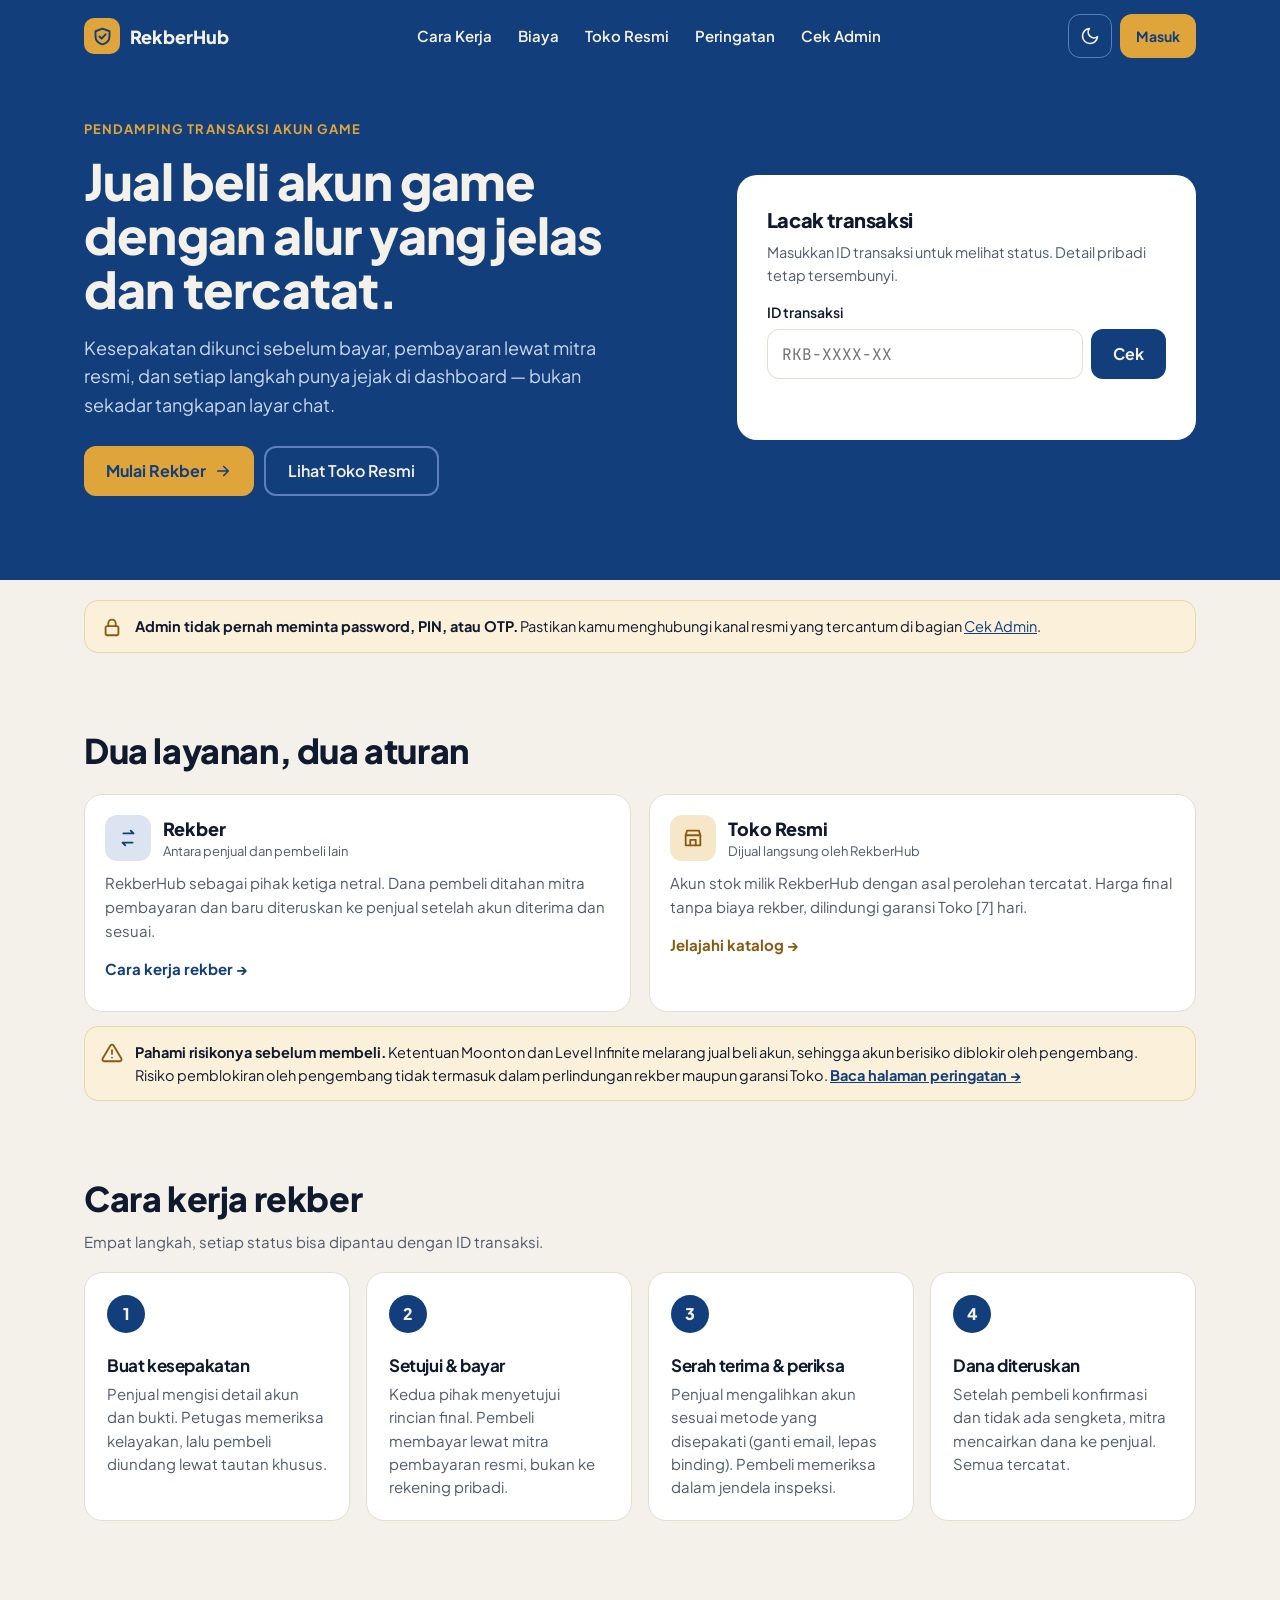
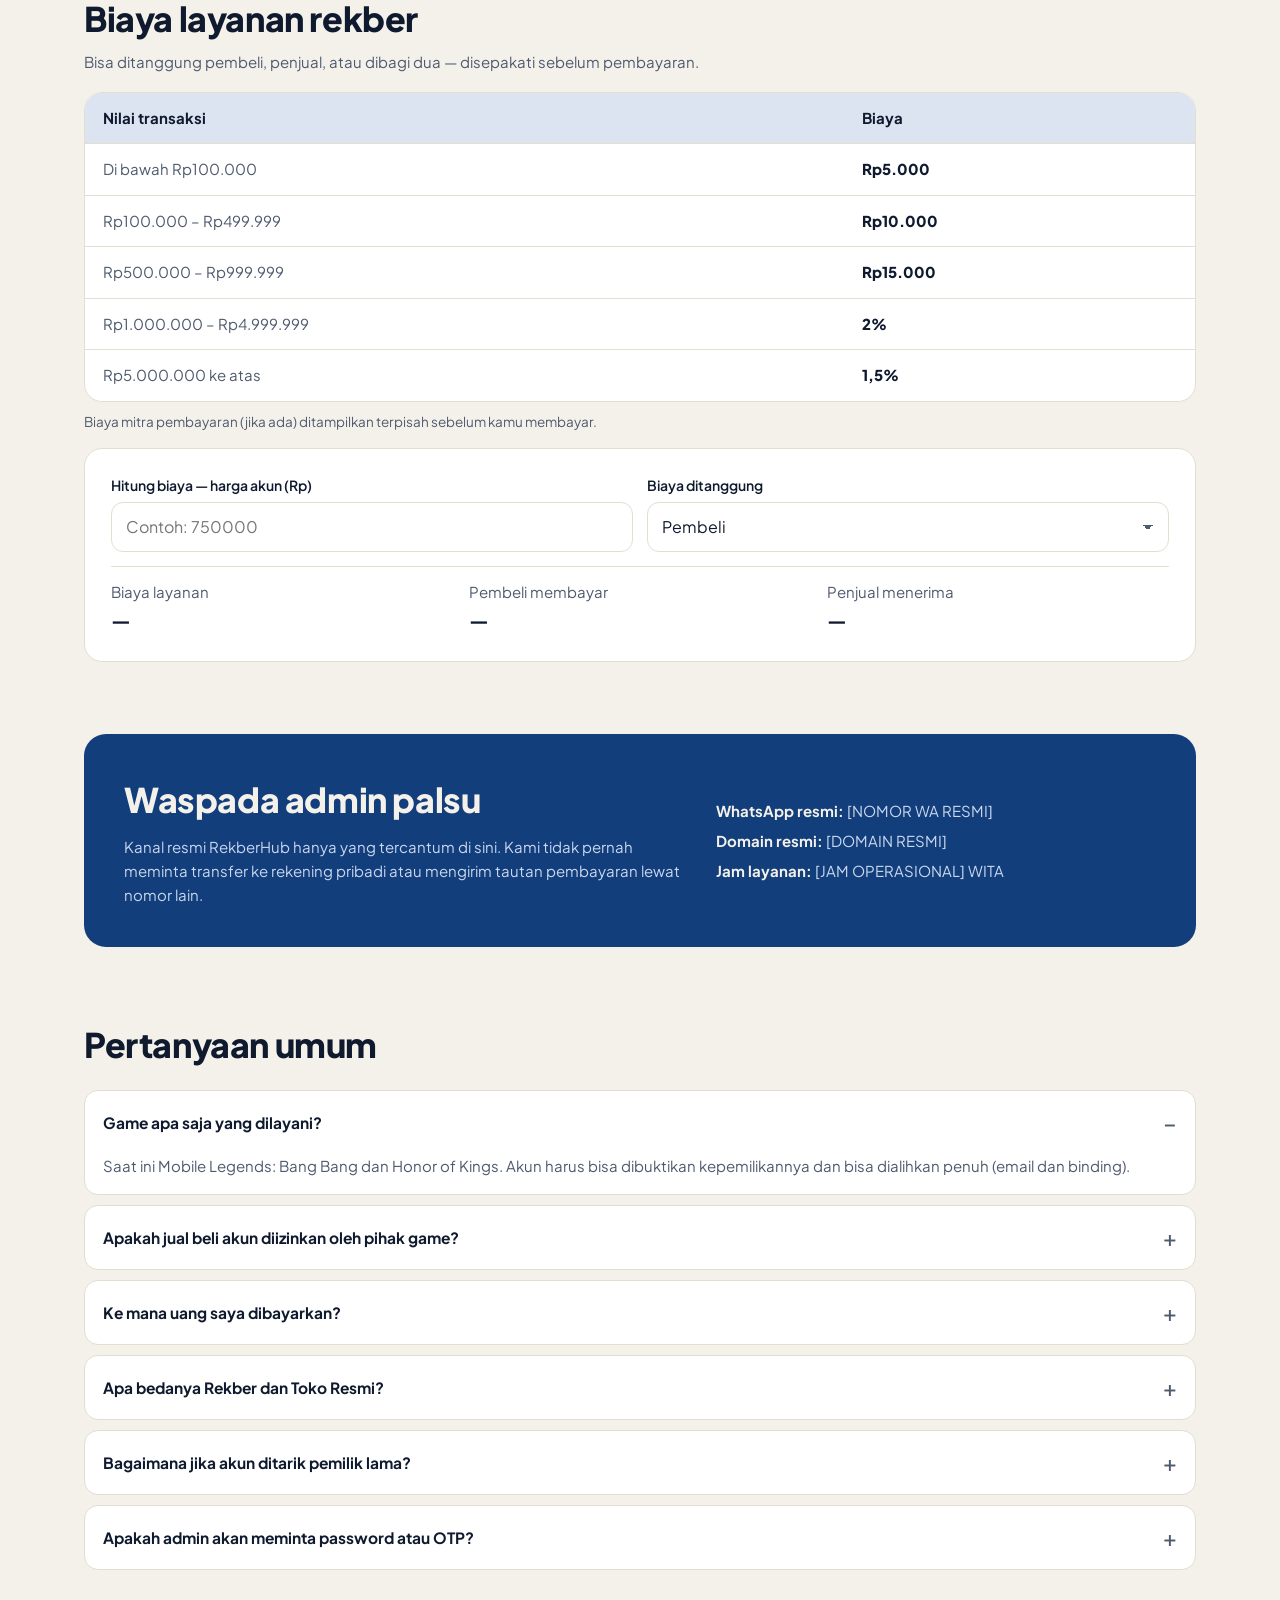
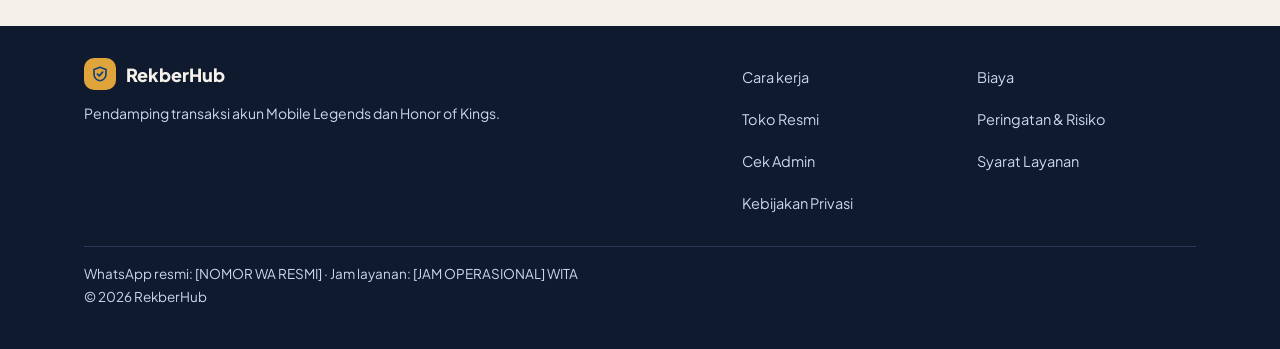
<file: index.html>
<!doctype html>
<html lang="id">
<head>
<meta charset="utf-8">
<meta name="viewport" content="width=device-width, initial-scale=1">
<title>RekberHub — Pendamping Transaksi Akun Game</title>
<meta name="description" content="RekberHub: kesepakatan dikunci sebelum bayar, pembayaran lewat mitra resmi, dan setiap langkah tercatat. Tersedia juga Toko Resmi dengan garansi.">
<meta name="theme-color" content="#123E7C">
<link rel="icon" href="/favicon.svg" type="image/svg+xml">
<link rel="preconnect" href="https://fonts.googleapis.com">
<link rel="preconnect" href="https://fonts.gstatic.com" crossorigin>
<link href="https://fonts.googleapis.com/css2?family=Plus+Jakarta+Sans:wght@400;500;600;700;800&family=JetBrains+Mono:wght@500&display=swap" rel="stylesheet">
<script>try{var t=localStorage.getItem('rh-theme');if(t)document.documentElement.setAttribute('data-theme',t);}catch(e){}</script>
<link rel="stylesheet" href="/assets/style.css">
</head>
<body>

<div class="band">
  <header class="wrap topbar">
    <a class="brand" href="/">
      <span class="brand-mark"><svg width="21" height="21" viewBox="0 0 24 24" fill="none" stroke="currentColor" stroke-width="2.2" stroke-linecap="round" stroke-linejoin="round" aria-hidden="true"><path d="M12 3l8 3v6c0 4.5-3.4 8.3-8 9-4.6-.7-8-4.5-8-9V6z"/><path d="M8.5 12l2.5 2.5 4.5-5"/></svg></span>
      RekberHub
    </a>
    <nav class="nav" aria-label="Menu utama">
      <a href="/#cara-kerja">Cara Kerja</a>
      <a href="/#biaya">Biaya</a>
      <a href="/toko">Toko Resmi</a>
      <a href="/peringatan">Peringatan</a>
      <a href="/#cek-admin">Cek Admin</a>
    </nav>
    <div class="top-actions">
      <button class="icon-btn" type="button" data-theme-toggle aria-label="Ganti mode terang/gelap">
        <svg class="i-moon" width="20" height="20" viewBox="0 0 24 24" fill="none" stroke="currentColor" stroke-width="2" stroke-linecap="round" stroke-linejoin="round" aria-hidden="true"><path d="M21 12.8A9 9 0 1 1 11.2 3a7 7 0 0 0 9.8 9.8z"/></svg>
        <svg class="i-sun" width="20" height="20" viewBox="0 0 24 24" fill="none" stroke="currentColor" stroke-width="2" stroke-linecap="round" aria-hidden="true"><circle cx="12" cy="12" r="4"/><path d="M12 2v2M12 20v2M4.9 4.9l1.4 1.4M17.7 17.7l1.4 1.4M2 12h2M20 12h2M4.9 19.1l1.4-1.4M17.7 6.3l1.4-1.4"/></svg>
      </button>
      <a class="btn btn-gold btn-sm" href="[LINK_LOGIN]">Masuk</a>
    </div>
  </header>

  <div class="wrap hero">
    <div>
      <p class="eyebrow">Pendamping transaksi akun game</p>
      <h1>Jual beli akun game dengan alur yang jelas dan tercatat.</h1>
      <p class="lead">Kesepakatan dikunci sebelum bayar, pembayaran lewat mitra resmi, dan setiap langkah punya jejak di dashboard — bukan sekadar tangkapan layar chat.</p>
      <div class="hero-cta">
        <a class="btn btn-gold" href="[LINK_WHATSAPP_RESMI]">Mulai Rekber
          <svg width="18" height="18" viewBox="0 0 24 24" fill="none" stroke="currentColor" stroke-width="2.2" stroke-linecap="round" stroke-linejoin="round" aria-hidden="true"><path d="M5 12h14M13 6l6 6-6 6"/></svg>
        </a>
        <a class="btn btn-outline" href="/toko">Lihat Toko Resmi</a>
      </div>
    </div>
    <div class="hero-card" id="lacak">
      <h2>Lacak transaksi</h2>
      <p>Masukkan ID transaksi untuk melihat status. Detail pribadi tetap tersembunyi.</p>
      <form data-lacak novalidate>
        <div class="field">
          <label for="lacak-id">ID transaksi</label>
          <div class="input-row">
            <input class="input mono" id="lacak-id" name="id" type="text" placeholder="RKB-XXXX-XX" autocomplete="off" spellcheck="false">
            <button class="btn btn-primary" type="submit">Cek</button>
          </div>
        </div>
        <p class="form-msg" role="status" aria-live="polite"></p>
      </form>
    </div>
  </div>
</div>

<div class="wrap" style="margin-top: 20px">
  <div class="notice">
    <svg width="22" height="22" viewBox="0 0 24 24" fill="none" stroke="currentColor" stroke-width="2" stroke-linecap="round" stroke-linejoin="round" aria-hidden="true"><rect x="5" y="11" width="14" height="10" rx="2"/><path d="M8 11V8a4 4 0 0 1 8 0v3"/></svg>
    <p><b>Admin tidak pernah meminta password, PIN, atau OTP.</b> Pastikan kamu menghubungi kanal resmi yang tercantum di bagian <a href="#cek-admin">Cek Admin</a>.</p>
  </div>
</div>

<section class="block">
  <div class="wrap">
    <h2>Dua layanan, dua aturan</h2>
    <div class="services">
      <article class="card">
        <div class="svc-head">
          <span class="svc-icon blue"><svg width="22" height="22" viewBox="0 0 24 24" fill="none" stroke="currentColor" stroke-width="2" stroke-linecap="round" stroke-linejoin="round" aria-hidden="true"><path d="M7 7h11l-3-3M17 17H6l3 3"/></svg></span>
          <div><strong>Rekber</strong><span>Antara penjual dan pembeli lain</span></div>
        </div>
        <p>RekberHub sebagai pihak ketiga netral. Dana pembeli ditahan mitra pembayaran dan baru diteruskan ke penjual setelah akun diterima dan sesuai.</p>
        <a class="link-more" href="#cara-kerja">Cara kerja rekber →</a>
      </article>
      <article class="card">
        <div class="svc-head">
          <span class="svc-icon gold"><svg width="22" height="22" viewBox="0 0 24 24" fill="none" stroke="currentColor" stroke-width="2" stroke-linecap="round" stroke-linejoin="round" aria-hidden="true"><path d="M4 9l1.5-5h13L20 9"/><path d="M4 9h16v11H4z"/><path d="M9 20v-6h6v6"/></svg></span>
          <div><strong>Toko Resmi</strong><span>Dijual langsung oleh RekberHub</span></div>
        </div>
        <p>Akun stok milik RekberHub dengan asal perolehan tercatat. Harga final tanpa biaya rekber, dilindungi garansi Toko [7] hari.</p>
        <a class="link-more gold" href="/toko">Jelajahi katalog →</a>
      </article>
    </div>
    <div class="notice" style="margin-top: 14px">
      <svg width="22" height="22" viewBox="0 0 24 24" fill="none" stroke="currentColor" stroke-width="2" stroke-linecap="round" stroke-linejoin="round" aria-hidden="true"><path d="M12 9v4M12 17h.01"/><path d="M10.3 3.9 1.8 18a2 2 0 0 0 1.7 3h17a2 2 0 0 0 1.7-3L13.7 3.9a2 2 0 0 0-3.4 0z"/></svg>
      <p><b>Pahami risikonya sebelum membeli.</b> Ketentuan Moonton dan Level Infinite melarang jual beli akun, sehingga akun berisiko diblokir oleh pengembang. Risiko pemblokiran oleh pengembang tidak termasuk dalam perlindungan rekber maupun garansi Toko. <a href="/peringatan" style="font-weight: 700">Baca halaman peringatan →</a></p>
    </div>
  </div>
</section>

<section class="block" id="cara-kerja">
  <div class="wrap">
    <h2>Cara kerja rekber</h2>
    <p class="sec-sub">Empat langkah, setiap status bisa dipantau dengan ID transaksi.</p>
    <div class="steps">
      <div class="step"><span class="step-n">1</span><div><h3>Buat kesepakatan</h3><p>Penjual mengisi detail akun dan bukti. Petugas memeriksa kelayakan, lalu pembeli diundang lewat tautan khusus.</p></div></div>
      <div class="step"><span class="step-n">2</span><div><h3>Setujui &amp; bayar</h3><p>Kedua pihak menyetujui rincian final. Pembeli membayar lewat mitra pembayaran resmi, bukan ke rekening pribadi.</p></div></div>
      <div class="step"><span class="step-n">3</span><div><h3>Serah terima &amp; periksa</h3><p>Penjual mengalihkan akun sesuai metode yang disepakati (ganti email, lepas binding). Pembeli memeriksa dalam jendela inspeksi.</p></div></div>
      <div class="step"><span class="step-n">4</span><div><h3>Dana diteruskan</h3><p>Setelah pembeli konfirmasi dan tidak ada sengketa, mitra mencairkan dana ke penjual. Semua tercatat.</p></div></div>
    </div>
  </div>
</section>

<section class="block" id="biaya">
  <div class="wrap">
    <h2>Biaya layanan rekber</h2>
    <p class="sec-sub">Bisa ditanggung pembeli, penjual, atau dibagi dua — disepakati sebelum pembayaran.</p>
    <div style="overflow-x: auto">
      <table class="fee-table">
        <thead><tr><th scope="col">Nilai transaksi</th><th scope="col">Biaya</th></tr></thead>
        <tbody>
          <tr><td>Di bawah Rp100.000</td><td>Rp5.000</td></tr>
          <tr><td>Rp100.000 – Rp499.999</td><td>Rp10.000</td></tr>
          <tr><td>Rp500.000 – Rp999.999</td><td>Rp15.000</td></tr>
          <tr><td>Rp1.000.000 – Rp4.999.999</td><td>2%</td></tr>
          <tr><td>Rp5.000.000 ke atas</td><td>1,5%</td></tr>
        </tbody>
      </table>
    </div>
    <p class="fee-note">Biaya mitra pembayaran (jika ada) ditampilkan terpisah sebelum kamu membayar.</p>

    <form class="card calc" data-calc>
      <div class="field">
        <label for="calc-harga">Hitung biaya — harga akun (Rp)</label>
        <input class="input" id="calc-harga" type="text" inputmode="numeric" placeholder="Contoh: 750000">
      </div>
      <div class="field">
        <label for="calc-oleh">Biaya ditanggung</label>
        <select class="input" id="calc-oleh">
          <option value="pembeli">Pembeli</option>
          <option value="penjual">Penjual</option>
          <option value="bagi">Dibagi dua</option>
        </select>
      </div>
      <div class="calc-out" aria-live="polite" style="grid-column: 1 / -1">
        <div><span>Biaya layanan</span><strong data-out="fee">—</strong></div>
        <div><span>Pembeli membayar</span><strong data-out="bayar">—</strong></div>
        <div><span>Penjual menerima</span><strong data-out="terima">—</strong></div>
      </div>
    </form>
  </div>
</section>

<section class="block" id="cek-admin">
  <div class="wrap">
    <div class="band-card">
      <div>
        <h2>Waspada admin palsu</h2>
        <p>Kanal resmi RekberHub hanya yang tercantum di sini. Kami tidak pernah meminta transfer ke rekening pribadi atau mengirim tautan pembayaran lewat nomor lain.</p>
      </div>
      <div>
        <p style="margin: 0 0 6px"><b style="color: var(--on-band)">WhatsApp resmi:</b> [NOMOR WA RESMI]</p>
        <p style="margin: 0 0 6px"><b style="color: var(--on-band)">Domain resmi:</b> [DOMAIN RESMI]</p>
        <p style="margin: 0"><b style="color: var(--on-band)">Jam layanan:</b> [JAM OPERASIONAL] WITA</p>
      </div>
    </div>
  </div>
</section>

<section class="block">
  <div class="wrap">
    <h2 style="margin-bottom: 20px">Pertanyaan umum</h2>
    <div class="faq">
      <details open><summary>Game apa saja yang dilayani?</summary><p>Saat ini Mobile Legends: Bang Bang dan Honor of Kings. Akun harus bisa dibuktikan kepemilikannya dan bisa dialihkan penuh (email dan binding).</p></details>
      <details><summary>Apakah jual beli akun diizinkan oleh pihak game?</summary><p>Tidak. Ketentuan layanan Moonton (MLBB) dan Level Infinite (HOK) melarang jual beli dan pengalihan akun. Akun yang diperjualbelikan berisiko diblokir oleh pengembang, dan pengembang tidak akan membantu memulihkannya. RekberHub mengamankan pembayaran dan proses serah terima, tetapi tidak dapat menjamin akun tidak akan diblokir oleh pengembang. Selengkapnya di <a href="/peringatan">halaman Peringatan &amp; Risiko</a>.</p></details>
      <details><summary>Ke mana uang saya dibayarkan?</summary><p>Ke mitra pembayaran resmi sesuai instruksi di dashboard. Jangan pernah transfer ke rekening yang dikirim lewat chat.</p></details>
      <details><summary>Apa bedanya Rekber dan Toko Resmi?</summary><p>Di Rekber kami menengahi dua pihak. Di Toko Resmi kami sendiri penjualnya, dengan harga final dan garansi Toko.</p></details>
      <details><summary>Bagaimana jika akun ditarik pemilik lama?</summary><p>Ajukan sengketa sebelum dana cair (Rekber) atau klaim garansi selama masa garansi (Toko Resmi), lengkap dengan bukti.</p></details>
      <details><summary>Apakah admin akan meminta password atau OTP?</summary><p>Tidak pernah. Siapa pun yang meminta password, PIN, atau OTP atas nama RekberHub bukan admin kami — laporkan lewat kanal resmi.</p></details>
    </div>
  </div>
</section>

<footer class="site">
  <div class="wrap foot-grid">
    <div>
      <a class="brand" href="/"><span class="brand-mark" style="width: 32px; height: 32px"><svg width="18" height="18" viewBox="0 0 24 24" fill="none" stroke="currentColor" stroke-width="2.2" stroke-linecap="round" stroke-linejoin="round" aria-hidden="true"><path d="M12 3l8 3v6c0 4.5-3.4 8.3-8 9-4.6-.7-8-4.5-8-9V6z"/><path d="M8.5 12l2.5 2.5 4.5-5"/></svg></span>RekberHub</a>
      <p style="margin: 12px 0 0; font-size: 14px; line-height: 1.6">Pendamping transaksi akun Mobile Legends dan Honor of Kings.</p>
    </div>
    <nav class="foot-links" aria-label="Tautan footer">
      <a href="/#cara-kerja">Cara kerja</a>
      <a href="/#biaya">Biaya</a>
      <a href="/toko">Toko Resmi</a>
      <a href="/peringatan">Peringatan &amp; Risiko</a>
      <a href="/#cek-admin">Cek Admin</a>
      <a href="/syarat-layanan">Syarat Layanan</a>
      <a href="/kebijakan-privasi">Kebijakan Privasi</a>
    </nav>
    <div class="foot-meta" style="grid-column: 1 / -1">WhatsApp resmi: [NOMOR WA RESMI] · Jam layanan: [JAM OPERASIONAL] WITA<br>© <span data-year>2026</span> RekberHub</div>
  </div>
</footer>

<script src="/assets/app.js" defer></script>
</body>
</html>
</file>
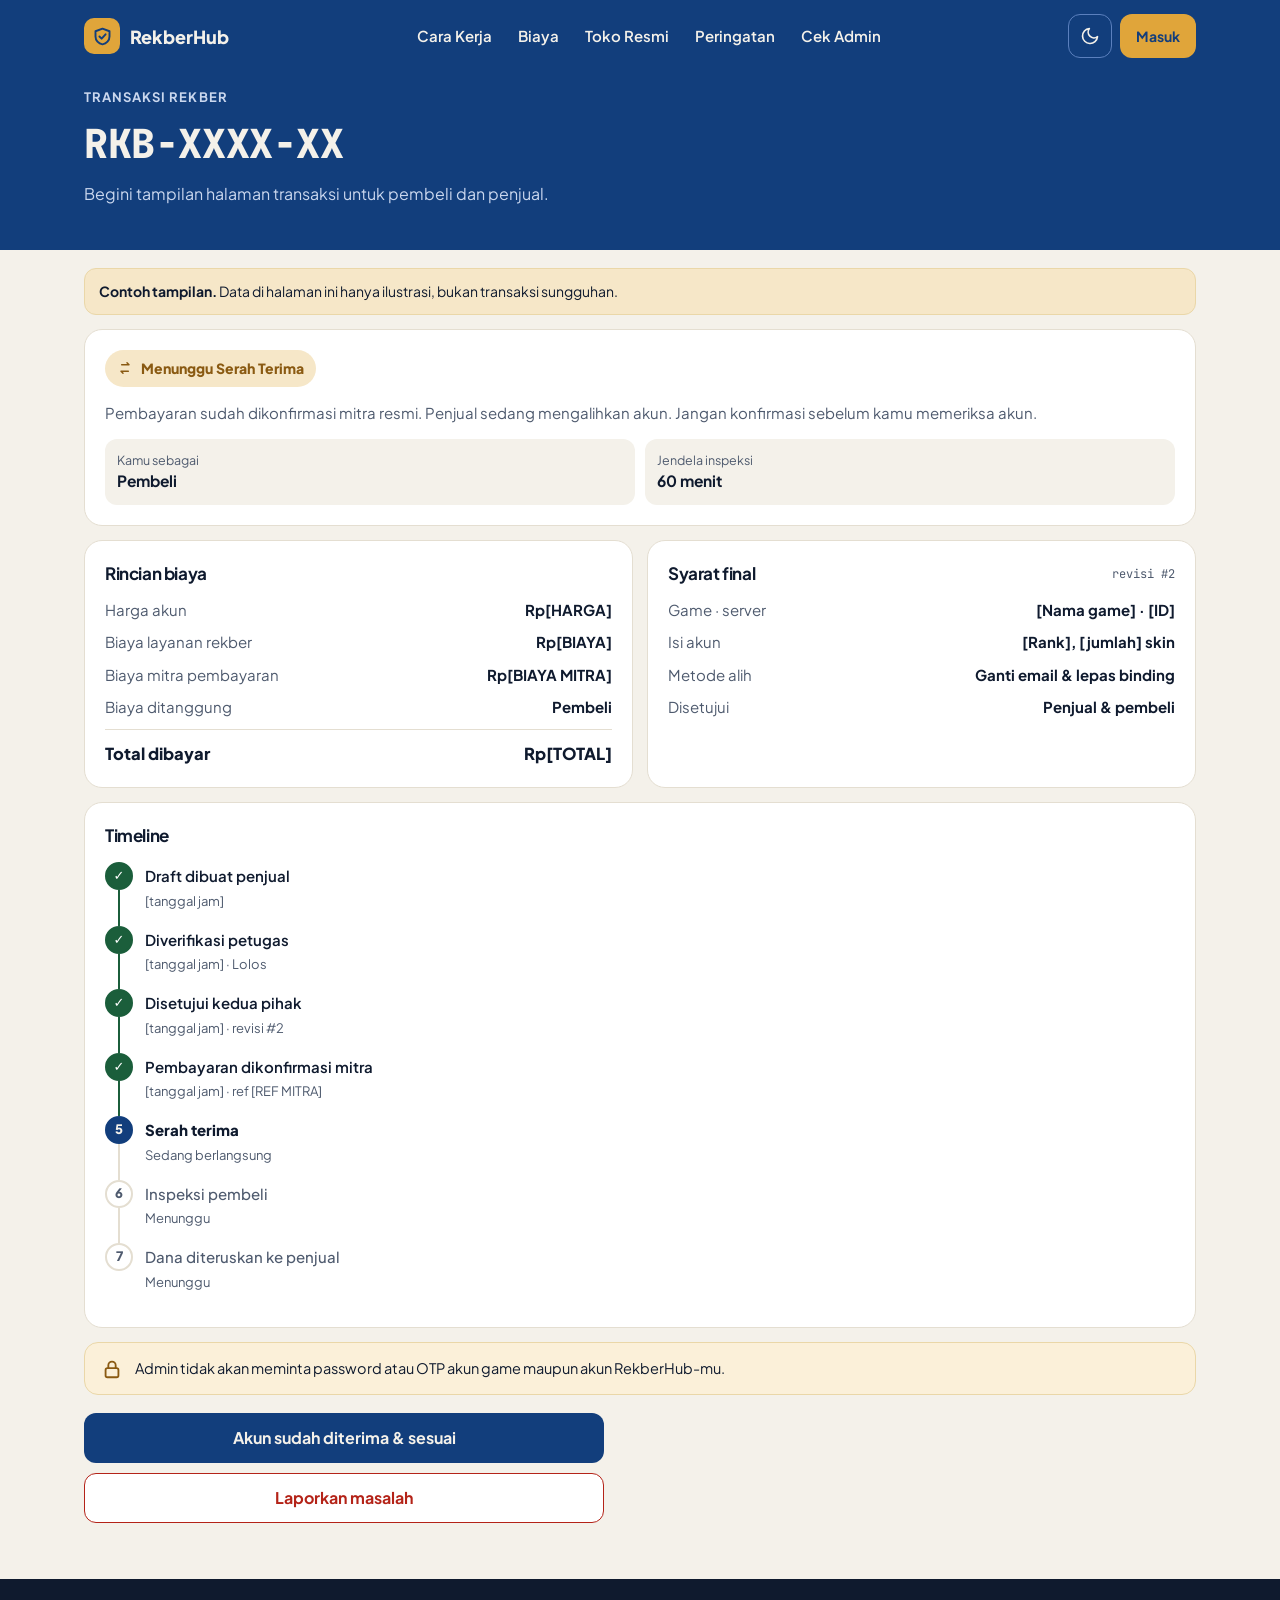
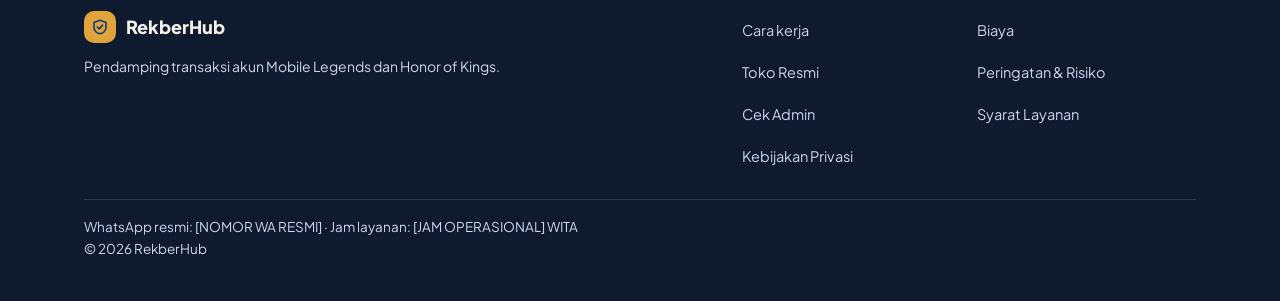
<file: contoh-transaksi.html>
<!doctype html>
<html lang="id">
<head>
<meta charset="utf-8">
<meta name="viewport" content="width=device-width, initial-scale=1">
<title>Contoh Tampilan Transaksi — RekberHub</title>
<meta name="description" content="Contoh tampilan halaman detail transaksi rekber di RekberHub.">
<meta name="robots" content="noindex">
<meta name="theme-color" content="#123E7C">
<link rel="icon" href="/favicon.svg" type="image/svg+xml">
<link rel="preconnect" href="https://fonts.googleapis.com">
<link rel="preconnect" href="https://fonts.gstatic.com" crossorigin>
<link href="https://fonts.googleapis.com/css2?family=Plus+Jakarta+Sans:wght@400;500;600;700;800&family=JetBrains+Mono:wght@500&display=swap" rel="stylesheet">
<script>try{var t=localStorage.getItem('rh-theme');if(t)document.documentElement.setAttribute('data-theme',t);}catch(e){}</script>
<link rel="stylesheet" href="/assets/style.css">
</head>
<body>

<div class="band">
  <header class="wrap topbar">
    <a class="brand" href="/">
      <span class="brand-mark"><svg width="21" height="21" viewBox="0 0 24 24" fill="none" stroke="currentColor" stroke-width="2.2" stroke-linecap="round" stroke-linejoin="round" aria-hidden="true"><path d="M12 3l8 3v6c0 4.5-3.4 8.3-8 9-4.6-.7-8-4.5-8-9V6z"/><path d="M8.5 12l2.5 2.5 4.5-5"/></svg></span>
      RekberHub
    </a>
    <nav class="nav" aria-label="Menu utama">
      <a href="/#cara-kerja">Cara Kerja</a>
      <a href="/#biaya">Biaya</a>
      <a href="/toko">Toko Resmi</a>
      <a href="/peringatan">Peringatan</a>
      <a href="/#cek-admin">Cek Admin</a>
    </nav>
    <div class="top-actions">
      <button class="icon-btn" type="button" data-theme-toggle aria-label="Ganti mode terang/gelap">
        <svg class="i-moon" width="20" height="20" viewBox="0 0 24 24" fill="none" stroke="currentColor" stroke-width="2" stroke-linecap="round" stroke-linejoin="round" aria-hidden="true"><path d="M21 12.8A9 9 0 1 1 11.2 3a7 7 0 0 0 9.8 9.8z"/></svg>
        <svg class="i-sun" width="20" height="20" viewBox="0 0 24 24" fill="none" stroke="currentColor" stroke-width="2" stroke-linecap="round" aria-hidden="true"><circle cx="12" cy="12" r="4"/><path d="M12 2v2M12 20v2M4.9 4.9l1.4 1.4M17.7 17.7l1.4 1.4M2 12h2M20 12h2M4.9 19.1l1.4-1.4M17.7 6.3l1.4-1.4"/></svg>
      </button>
      <a class="btn btn-gold btn-sm" href="[LINK_LOGIN]">Masuk</a>
    </div>
  </header>
  <div class="wrap page-head">
    <p class="eyebrow" style="margin-bottom: 6px">Transaksi Rekber</p>
    <h1 class="mono">RKB-XXXX-XX</h1>
    <p>Begini tampilan halaman transaksi untuk pembeli dan penjual.</p>
  </div>
</div>

<main class="wrap">
  <div class="demo-banner"><b>Contoh tampilan.</b> Data di halaman ini hanya ilustrasi, bukan transaksi sungguhan.</div>

  <div class="tx-grid">
    <section class="card span-2">
      <span class="status-pill">
        <svg width="16" height="16" viewBox="0 0 24 24" fill="none" stroke="currentColor" stroke-width="2.2" stroke-linecap="round" stroke-linejoin="round" aria-hidden="true"><path d="M7 7h11l-3-3M17 17H6l3 3"/></svg>
        Menunggu Serah Terima
      </span>
      <p style="margin-top: 14px">Pembayaran sudah dikonfirmasi mitra resmi. Penjual sedang mengalihkan akun. Jangan konfirmasi sebelum kamu memeriksa akun.</p>
      <div class="kv">
        <div><span>Kamu sebagai</span><strong>Pembeli</strong></div>
        <div><span>Jendela inspeksi</span><strong>60 menit</strong></div>
      </div>
    </section>

    <section class="card">
      <h2>Rincian biaya</h2>
      <div class="rows">
        <div><span>Harga akun</span><strong>Rp[HARGA]</strong></div>
        <div><span>Biaya layanan rekber</span><strong>Rp[BIAYA]</strong></div>
        <div><span>Biaya mitra pembayaran</span><strong>Rp[BIAYA MITRA]</strong></div>
        <div><span>Biaya ditanggung</span><strong>Pembeli</strong></div>
        <div class="total"><span>Total dibayar</span><span>Rp[TOTAL]</span></div>
      </div>
    </section>

    <section class="card">
      <div style="display: flex; justify-content: space-between; align-items: center; gap: 12px">
        <h2>Syarat final</h2>
        <span class="mono" style="font-size: 12px; color: var(--sub)">revisi #2</span>
      </div>
      <div class="rows">
        <div><span>Game · server</span><strong>[Nama game] · [ID]</strong></div>
        <div><span>Isi akun</span><strong>[Rank], [jumlah] skin</strong></div>
        <div><span>Metode alih</span><strong>Ganti email &amp; lepas binding</strong></div>
        <div><span>Disetujui</span><strong>Penjual &amp; pembeli</strong></div>
      </div>
    </section>

    <section class="card span-2">
      <h2>Timeline</h2>
      <ol class="timeline">
        <li class="done"><div class="tl-dot-col"><span class="tl-dot">✓</span><span class="tl-line"></span></div><div class="tl-body"><strong>Draft dibuat penjual</strong><span>[tanggal jam]</span></div></li>
        <li class="done"><div class="tl-dot-col"><span class="tl-dot">✓</span><span class="tl-line"></span></div><div class="tl-body"><strong>Diverifikasi petugas</strong><span>[tanggal jam] · Lolos</span></div></li>
        <li class="done"><div class="tl-dot-col"><span class="tl-dot">✓</span><span class="tl-line"></span></div><div class="tl-body"><strong>Disetujui kedua pihak</strong><span>[tanggal jam] · revisi #2</span></div></li>
        <li class="done"><div class="tl-dot-col"><span class="tl-dot">✓</span><span class="tl-line"></span></div><div class="tl-body"><strong>Pembayaran dikonfirmasi mitra</strong><span>[tanggal jam] · ref [REF MITRA]</span></div></li>
        <li class="now" aria-current="step"><div class="tl-dot-col"><span class="tl-dot">5</span><span class="tl-line"></span></div><div class="tl-body"><strong>Serah terima</strong><span>Sedang berlangsung</span></div></li>
        <li><div class="tl-dot-col"><span class="tl-dot">6</span><span class="tl-line"></span></div><div class="tl-body"><strong>Inspeksi pembeli</strong><span>Menunggu</span></div></li>
        <li><div class="tl-dot-col"><span class="tl-dot">7</span><span class="tl-line"></span></div><div class="tl-body"><strong>Dana diteruskan ke penjual</strong><span>Menunggu</span></div></li>
      </ol>
    </section>
  </div>

  <div class="notice" style="margin-top: 14px">
    <svg width="22" height="22" viewBox="0 0 24 24" fill="none" stroke="currentColor" stroke-width="2" stroke-linecap="round" stroke-linejoin="round" aria-hidden="true"><rect x="5" y="11" width="14" height="10" rx="2"/><path d="M8 11V8a4 4 0 0 1 8 0v3"/></svg>
    <p>Admin tidak akan meminta password atau OTP akun game maupun akun RekberHub-mu.</p>
  </div>

  <div class="actions" style="max-width: 520px">
    <button class="btn btn-primary btn-block" type="button" data-open-confirm>Akun sudah diterima &amp; sesuai</button>
    <button class="btn btn-danger btn-block" type="button">Laporkan masalah</button>
  </div>
</main>

<dialog data-confirm aria-labelledby="dlg-title">
  <h2 id="dlg-title">Konfirmasi akun sudah diterima?</h2>
  <p>Setelah dikonfirmasi, dana akan diproses ke penjual dan tidak bisa dibatalkan dari halaman ini. Kamu akan diminta login ulang.</p>
  <div class="dialog-actions">
    <button class="btn btn-ghost" type="button" data-close>Batal</button>
    <button class="btn btn-primary" type="button" data-close>Ya, konfirmasi</button>
  </div>
</dialog>

<footer class="site">
  <div class="wrap foot-grid">
    <div>
      <a class="brand" href="/"><span class="brand-mark" style="width: 32px; height: 32px"><svg width="18" height="18" viewBox="0 0 24 24" fill="none" stroke="currentColor" stroke-width="2.2" stroke-linecap="round" stroke-linejoin="round" aria-hidden="true"><path d="M12 3l8 3v6c0 4.5-3.4 8.3-8 9-4.6-.7-8-4.5-8-9V6z"/><path d="M8.5 12l2.5 2.5 4.5-5"/></svg></span>RekberHub</a>
      <p style="margin: 12px 0 0; font-size: 14px; line-height: 1.6">Pendamping transaksi akun Mobile Legends dan Honor of Kings.</p>
    </div>
    <nav class="foot-links" aria-label="Tautan footer">
      <a href="/#cara-kerja">Cara kerja</a>
      <a href="/#biaya">Biaya</a>
      <a href="/toko">Toko Resmi</a>
      <a href="/peringatan">Peringatan &amp; Risiko</a>
      <a href="/#cek-admin">Cek Admin</a>
      <a href="/syarat-layanan">Syarat Layanan</a>
      <a href="/kebijakan-privasi">Kebijakan Privasi</a>
    </nav>
    <div class="foot-meta" style="grid-column: 1 / -1">WhatsApp resmi: [NOMOR WA RESMI] · Jam layanan: [JAM OPERASIONAL] WITA<br>© <span data-year>2026</span> RekberHub</div>
  </div>
</footer>

<script src="/assets/app.js" defer></script>
</body>
</html>
</file>
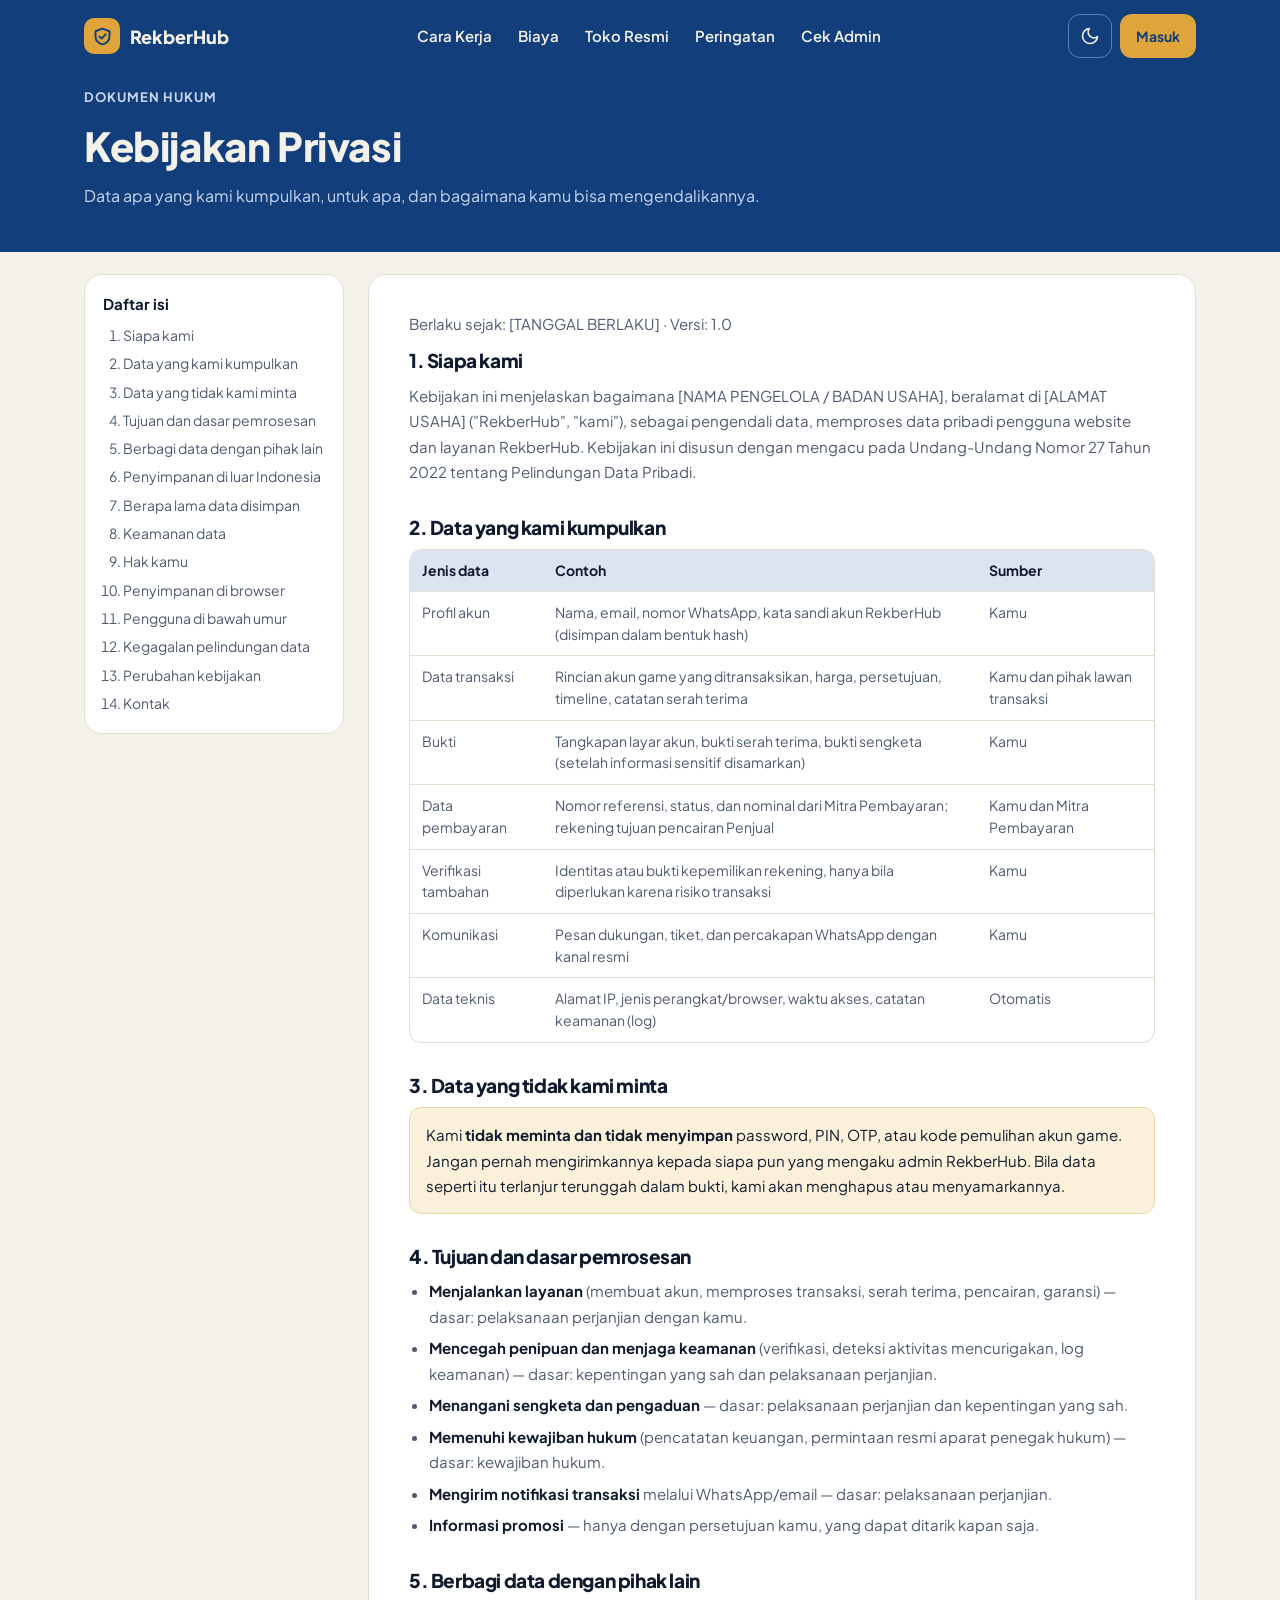
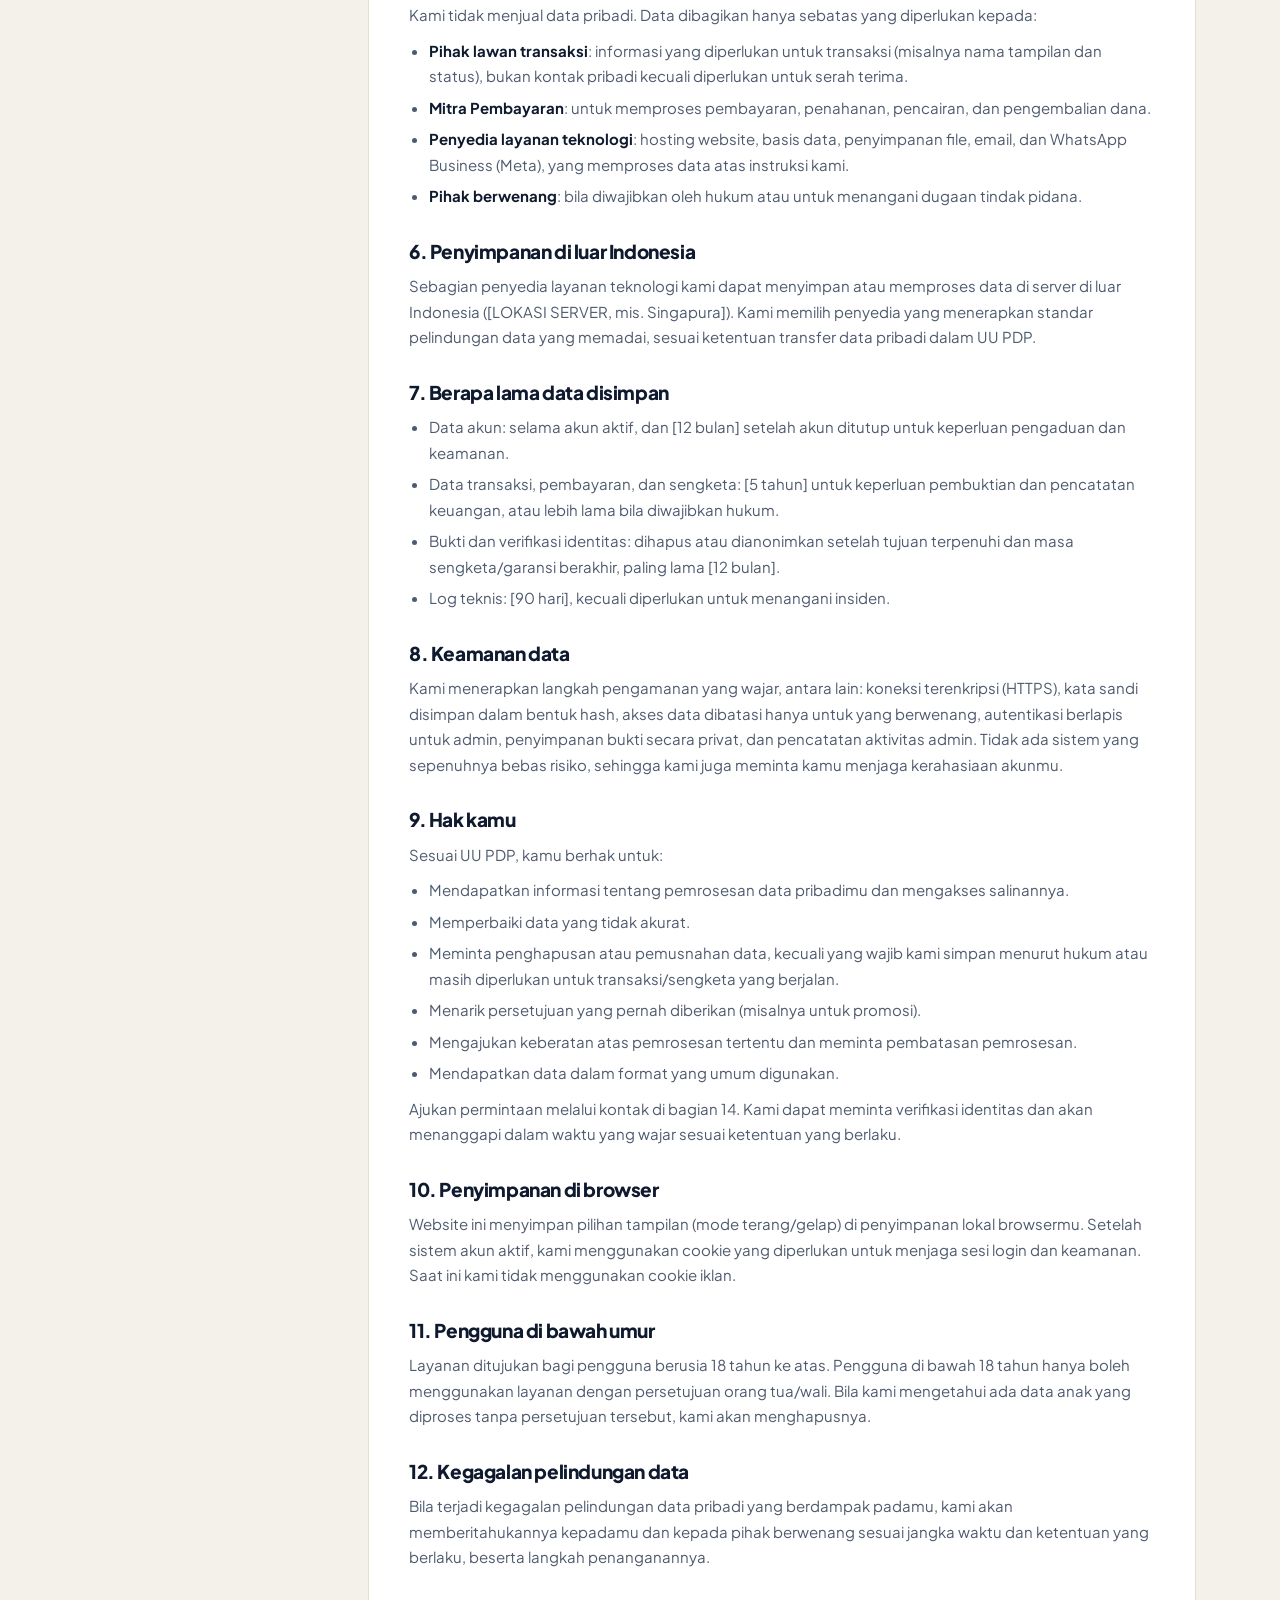
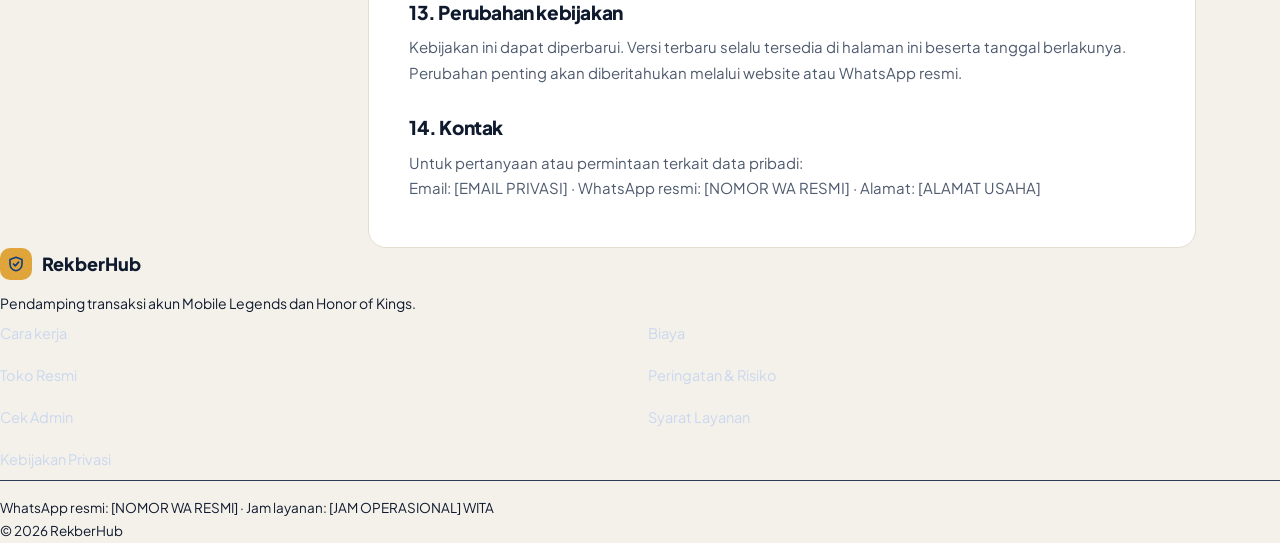
<file: kebijakan-privasi.html>
<!doctype html>
<html lang="id">
<head>
<meta charset="utf-8">
<meta name="viewport" content="width=device-width, initial-scale=1">
<title>Kebijakan Privasi — RekberHub</title>
<meta name="description" content="Bagaimana RekberHub mengumpulkan, menggunakan, dan melindungi data pribadi pengguna.">
<meta name="theme-color" content="#123E7C">
<link rel="icon" href="/favicon.svg" type="image/svg+xml">
<link rel="preconnect" href="https://fonts.googleapis.com">
<link rel="preconnect" href="https://fonts.gstatic.com" crossorigin>
<link href="https://fonts.googleapis.com/css2?family=Plus+Jakarta+Sans:wght@400;500;600;700;800&family=JetBrains+Mono:wght@500&display=swap" rel="stylesheet">
<script>try{var t=localStorage.getItem('rh-theme');if(t)document.documentElement.setAttribute('data-theme',t);}catch(e){}</script>
<link rel="stylesheet" href="/assets/style.css">
</head>
<body>

<div class="band">
  <header class="wrap topbar">
    <a class="brand" href="/">
      <span class="brand-mark"><svg width="21" height="21" viewBox="0 0 24 24" fill="none" stroke="currentColor" stroke-width="2.2" stroke-linecap="round" stroke-linejoin="round" aria-hidden="true"><path d="M12 3l8 3v6c0 4.5-3.4 8.3-8 9-4.6-.7-8-4.5-8-9V6z"/><path d="M8.5 12l2.5 2.5 4.5-5"/></svg></span>
      RekberHub
    </a>
    <nav class="nav" aria-label="Menu utama">
      <a href="/#cara-kerja">Cara Kerja</a>
      <a href="/#biaya">Biaya</a>
      <a href="/toko">Toko Resmi</a>
      <a href="/peringatan">Peringatan</a>
      <a href="/#cek-admin">Cek Admin</a>
    </nav>
    <div class="top-actions">
      <button class="icon-btn" type="button" data-theme-toggle aria-label="Ganti mode terang/gelap">
        <svg class="i-moon" width="20" height="20" viewBox="0 0 24 24" fill="none" stroke="currentColor" stroke-width="2" stroke-linecap="round" stroke-linejoin="round" aria-hidden="true"><path d="M21 12.8A9 9 0 1 1 11.2 3a7 7 0 0 0 9.8 9.8z"/></svg>
        <svg class="i-sun" width="20" height="20" viewBox="0 0 24 24" fill="none" stroke="currentColor" stroke-width="2" stroke-linecap="round" aria-hidden="true"><circle cx="12" cy="12" r="4"/><path d="M12 2v2M12 20v2M4.9 4.9l1.4 1.4M17.7 17.7l1.4 1.4M2 12h2M20 12h2M4.9 19.1l1.4-1.4M17.7 6.3l1.4-1.4"/></svg>
      </button>
      <a class="btn btn-gold btn-sm" href="[LINK_LOGIN]">Masuk</a>
    </div>
  </header>
  <div class="wrap page-head">
    <p class="eyebrow" style="margin  <div class="wrap page-head">
    <p class="eyebrow" style="margin-bottom: 8px">Dokumen hukum</p>
    <h1>Kebijakan Privasi</h1>
    <p>Data apa yang kami kumpulkan, untuk apa, dan bagaimana kamu bisa mengendalikannya.</p>
  </div>
</div>

<main class="wrap">
<div class="legal">
  <nav class="toc" aria-label="Daftar isi">
    <b>Daftar isi</b>
    <ol>
      <li><a href="#p1">Siapa kami</a></li>
      <li><a href="#p2">Data yang kami kumpulkan</a></li>
      <li><a href="#p3">Data yang tidak kami minta</a></li>
      <li><a href="#p4">Tujuan dan dasar pemrosesan</a></li>
      <li><a href="#p5">Berbagi data dengan pihak lain</a></li>
      <li><a href="#p6">Penyimpanan di luar Indonesia</a></li>
      <li><a href="#p7">Berapa lama data disimpan</a></li>
      <li><a href="#p8">Keamanan data</a></li>
      <li><a href="#p9">Hak kamu</a></li>
      <li><a href="#p10">Penyimpanan di browser</a></li>
      <li><a href="#p11">Pengguna di bawah umur</a></li>
      <li><a href="#p12">Kegagalan pelindungan data</a></li>
      <li><a href="#p13">Perubahan kebijakan</a></li>
      <li><a href="#p14">Kontak</a></li>
    </ol>
  </nav>

  <article class="legal-body">
    <p class="legal-meta">Berlaku sejak: [TANGGAL BERLAKU] · Versi: 1.0</p>

    <h2 id="p1">1. Siapa kami</h2>
    <p>Kebijakan ini menjelaskan bagaimana [NAMA PENGELOLA / BADAN USAHA], beralamat di [ALAMAT USAHA] ("RekberHub", "kami"), sebagai pengendali data, memproses data pribadi pengguna website dan layanan RekberHub. Kebijakan ini disusun dengan mengacu pada Undang-Undang Nomor 27 Tahun 2022 tentang Pelindungan Data Pribadi.</p>

    <h2 id="p2">2. Data yang kami kumpulkan</h2>
    <div class="legal-table-wrap">
      <table class="legal-table">
        <thead><tr><th scope="col">Jenis data</th><th scope="col">Contoh</th><th scope="col">Sumber</th></tr></thead>
        <tbody>
          <tr><td>Profil akun</td><td>Nama, email, nomor WhatsApp, kata sandi akun RekberHub (disimpan dalam bentuk hash)</td><td>Kamu</td></tr>
          <tr><td>Data transaksi</td><td>Rincian akun game yang ditransaksikan, harga, persetujuan, timeline, catatan serah terima</td><td>Kamu dan pihak lawan transaksi</td></tr>
          <tr><td>Bukti</td><td>Tangkapan layar akun, bukti serah terima, bukti sengketa (setelah informasi sensitif disamarkan)</td><td>Kamu</td></tr>
          <tr><td>Data pembayaran</td><td>Nomor referensi, status, dan nominal dari Mitra Pembayaran; rekening tujuan pencairan Penjual</td><td>Kamu dan Mitra Pembayaran</td></tr>
          <tr><td>Verifikasi tambahan</td><td>Identitas atau bukti kepemilikan rekening, hanya bila diperlukan karena risiko transaksi</td><td>Kamu</td></tr>
          <tr><td>Komunikasi</td><td>Pesan dukungan, tiket, dan percakapan WhatsApp dengan kanal resmi</td><td>Kamu</td></tr>
          <tr><td>Data teknis</td><td>Alamat IP, jenis perangkat/browser, waktu akses, catatan keamanan (log)</td><td>Otomatis</td></tr>
        </tbody>
      </table>
    </div>

    <h2 id="p3">3. Data yang tidak kami minta</h2>
    <div class="legal-callout">
      <p>Kami <b>tidak meminta dan tidak menyimpan</b> password, PIN, OTP, atau kode pemulihan akun game. Jangan pernah mengirimkannya kepada siapa pun yang mengaku admin RekberHub. Bila data seperti itu terlanjur terunggah dalam bukti, kami akan menghapus atau menyamarkannya.</p>
    </div>

    <h2 id="p4">4. Tujuan dan dasar pemrosesan</h2>
    <ul>
      <li><b>Menjalankan layanan</b> (membuat akun, memproses transaksi, serah terima, pencairan, garansi) — dasar: pelaksanaan perjanjian dengan kamu.</li>
      <li><b>Mencegah penipuan dan menjaga keamanan</b> (verifikasi, deteksi aktivitas mencurigakan, log keamanan) — dasar: kepentingan yang sah dan pelaksanaan perjanjian.</li>
      <li><b>Menangani sengketa dan pengaduan</b> — dasar: pelaksanaan perjanjian dan kepentingan yang sah.</li>
      <li><b>Memenuhi kewajiban hukum</b> (pencatatan keuangan, permintaan resmi aparat penegak hukum) — dasar: kewajiban hukum.</li>
      <li><b>Mengirim notifikasi transaksi</b> melalui WhatsApp/email — dasar: pelaksanaan perjanjian.</li>
      <li><b>Informasi promosi</b> — hanya dengan persetujuan kamu, yang dapat ditarik kapan saja.</li>
    </ul>

    <h2 id="p5">5. Berbagi data dengan pihak lain</h2>
    <p>Kami tidak menjual data pribadi. Data dibagikan hanya sebatas yang diperlukan kepada:</p>
    <ul>
      <li><b>Pihak lawan transaksi</b>: informasi yang diperlukan untuk transaksi (misalnya nama tampilan dan status), bukan kontak pribadi kecuali diperlukan untuk serah terima.</li>
      <li><b>Mitra Pembayaran</b>: untuk memproses pembayaran, penahanan, pencairan, dan pengembalian dana.</li>
      <li><b>Penyedia layanan teknologi</b>: hosting website, basis data, penyimpanan file, email, dan WhatsApp Business (Meta), yang memproses data atas instruksi kami.</li>
      <li><b>Pihak berwenang</b>: bila diwajibkan oleh hukum atau untuk menangani dugaan tindak pidana.</li>
    </ul>

    <h2 id="p6">6. Penyimpanan di luar Indonesia</h2>
    <p>Sebagian penyedia layanan teknologi kami dapat menyimpan atau memproses data di server di luar Indonesia ([LOKASI SERVER, mis. Singapura]). Kami memilih penyedia yang menerapkan standar pelindungan data yang memadai, sesuai ketentuan transfer data pribadi dalam UU PDP.</p>

    <h2 id="p7">7. Berapa lama data disimpan</h2>
    <ul>
      <li>Data akun: selama akun aktif, dan [12 bulan] setelah akun ditutup untuk keperluan pengaduan dan keamanan.</li>
      <li>Data transaksi, pembayaran, dan sengketa: [5 tahun] untuk keperluan pembuktian dan pencatatan keuangan, atau lebih lama bila diwajibkan hukum.</li>
      <li>Bukti dan verifikasi identitas: dihapus atau dianonimkan setelah tujuan terpenuhi dan masa sengketa/garansi berakhir, paling lama [12 bulan].</li>
      <li>Log teknis: [90 hari], kecuali diperlukan untuk menangani insiden.</li>
    </ul>

    <h2 id="p8">8. Keamanan data</h2>
    <p>Kami menerapkan langkah pengamanan yang wajar, antara lain: koneksi terenkripsi (HTTPS), kata sandi disimpan dalam bentuk hash, akses data dibatasi hanya untuk yang berwenang, autentikasi berlapis untuk admin, penyimpanan bukti secara privat, dan pencatatan aktivitas admin. Tidak ada sistem yang sepenuhnya bebas risiko, sehingga kami juga meminta kamu menjaga kerahasiaan akunmu.</p>

    <h2 id="p9">9. Hak kamu</h2>
    <p>Sesuai UU PDP, kamu berhak untuk:</p>
    <ul>
      <li>Mendapatkan informasi tentang pemrosesan data pribadimu dan mengakses salinannya.</li>
      <li>Memperbaiki data yang tidak akurat.</li>
      <li>Meminta penghapusan atau pemusnahan data, kecuali yang wajib kami simpan menurut hukum atau masih diperlukan untuk transaksi/sengketa yang berjalan.</li>
      <li>Menarik persetujuan yang pernah diberikan (misalnya untuk promosi).</li>
      <li>Mengajukan keberatan atas pemrosesan tertentu dan meminta pembatasan pemrosesan.</li>
      <li>Mendapatkan data dalam format yang umum digunakan.</li>
    </ul>
    <p>Ajukan permintaan melalui kontak di bagian 14. Kami dapat meminta verifikasi identitas dan akan menanggapi dalam waktu yang wajar sesuai ketentuan yang berlaku.</p>

    <h2 id="p10">10. Penyimpanan di browser</h2>
    <p>Website ini menyimpan pilihan tampilan (mode terang/gelap) di penyimpanan lokal browsermu. Setelah sistem akun aktif, kami menggunakan cookie yang diperlukan untuk menjaga sesi login dan keamanan. Saat ini kami tidak menggunakan cookie iklan.</p>

    <h2 id="p11">11. Pengguna di bawah umur</h2>
    <p>Layanan ditujukan bagi pengguna berusia 18 tahun ke atas. Pengguna di bawah 18 tahun hanya boleh menggunakan layanan dengan persetujuan orang tua/wali. Bila kami mengetahui ada data anak yang diproses tanpa persetujuan tersebut, kami akan menghapusnya.</p>

    <h2 id="p12">12. Kegagalan pelindungan data</h2>
    <p>Bila terjadi kegagalan pelindungan data pribadi yang berdampak padamu, kami akan memberitahukannya kepadamu dan kepada pihak berwenang sesuai jangka waktu dan ketentuan yang berlaku, beserta langkah penanganannya.</p>

    <h2 id="p13">13. Perubahan kebijakan</h2>
    <p>Kebijakan ini dapat diperbarui. Versi terbaru selalu tersedia di halaman ini beserta tanggal berlakunya. Perubahan penting akan diberitahukan melalui website atau WhatsApp resmi.</p>

    <h2 id="p14">14. Kontak</h2>
    <p>Untuk pertanyaan atau permintaan terkait data pribadi:<br>Email: [EMAIL PRIVASI] · WhatsApp resmi: [NOMOR WA RESMI] · Alamat: [ALAMAT USAHA]</p>
  </article>
</div>

</main>    <a class="brand" href="/"><span class="brand-mark" style="width: 32px; height: 32px"><svg width="18" height="18" viewBox="0 0 24 24" fill="none" stroke="currentColor" stroke-width="2.2" stroke-linecap="round" stroke-linejoin="round" aria-hidden="true"><path d="M12 3l8 3v6c0 4.5-3.4 8.3-8 9-4.6-.7-8-4.5-8-9V6z"/><path d="M8.5 12l2.5 2.5 4.5-5"/></svg></span>RekberHub</a>
      <p style="margin: 12px 0 0; font-size: 14px; line-height: 1.6">Pendamping transaksi akun Mobile Legends dan Honor of Kings.</p>
    </div>
    <nav class="foot-links" aria-label="Tautan footer">
      <a href="/#cara-kerja">Cara kerja</a>
      <a href="/#biaya">Biaya</a>
      <a href="/toko">Toko Resmi</a>
      <a href="/peringatan">Peringatan &amp; Risiko</a>
      <a href="/#cek-admin">Cek Admin</a>
      <a href="/syarat-layanan">Syarat Layanan</a>
      <a href="/kebijakan-privasi">Kebijakan Privasi</a>
    </nav>
    <div class="foot-meta" style="grid-column: 1 / -1">WhatsApp resmi: [NOMOR WA RESMI] · Jam layanan: [JAM OPERASIONAL] WITA<br>© <span data-year>2026</span> RekberHub</div>
  </div>
</footer>

<script src="/assets/app.js" defer></script>
</body>
</html>
</file>
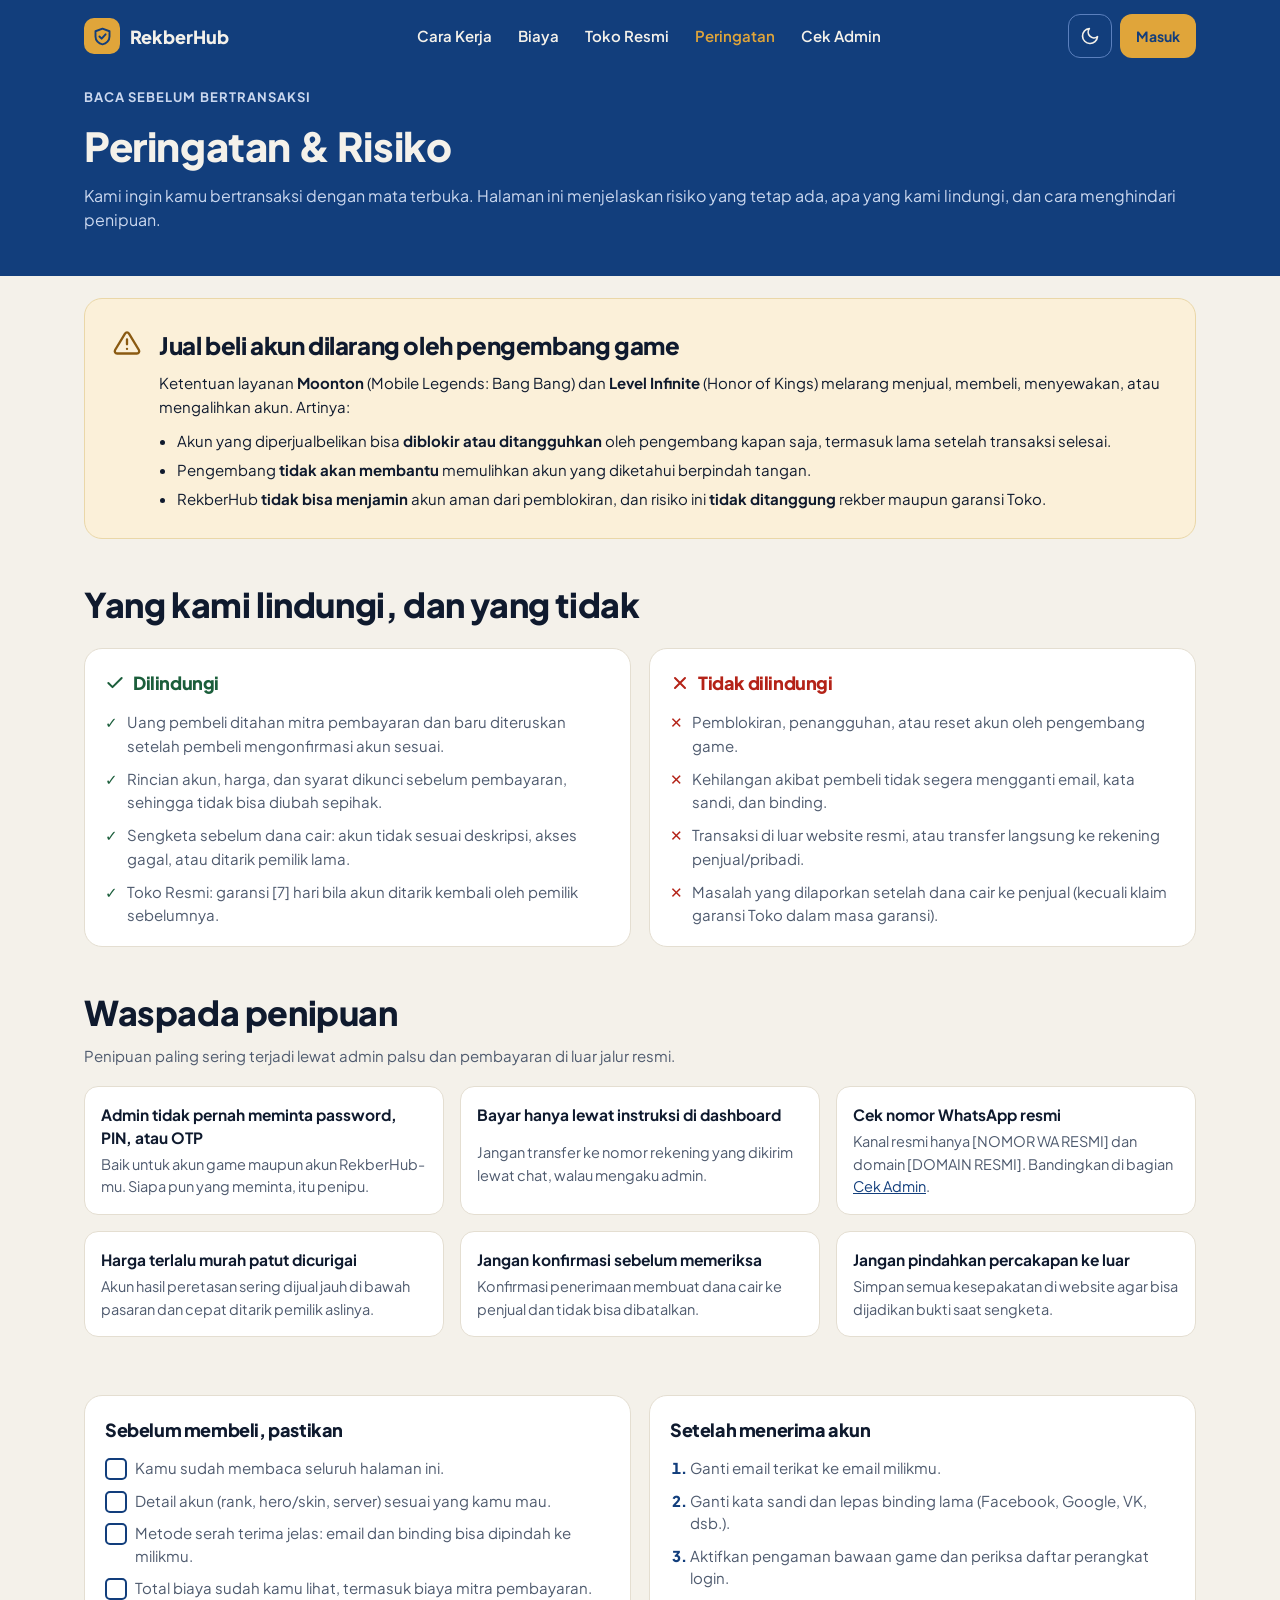
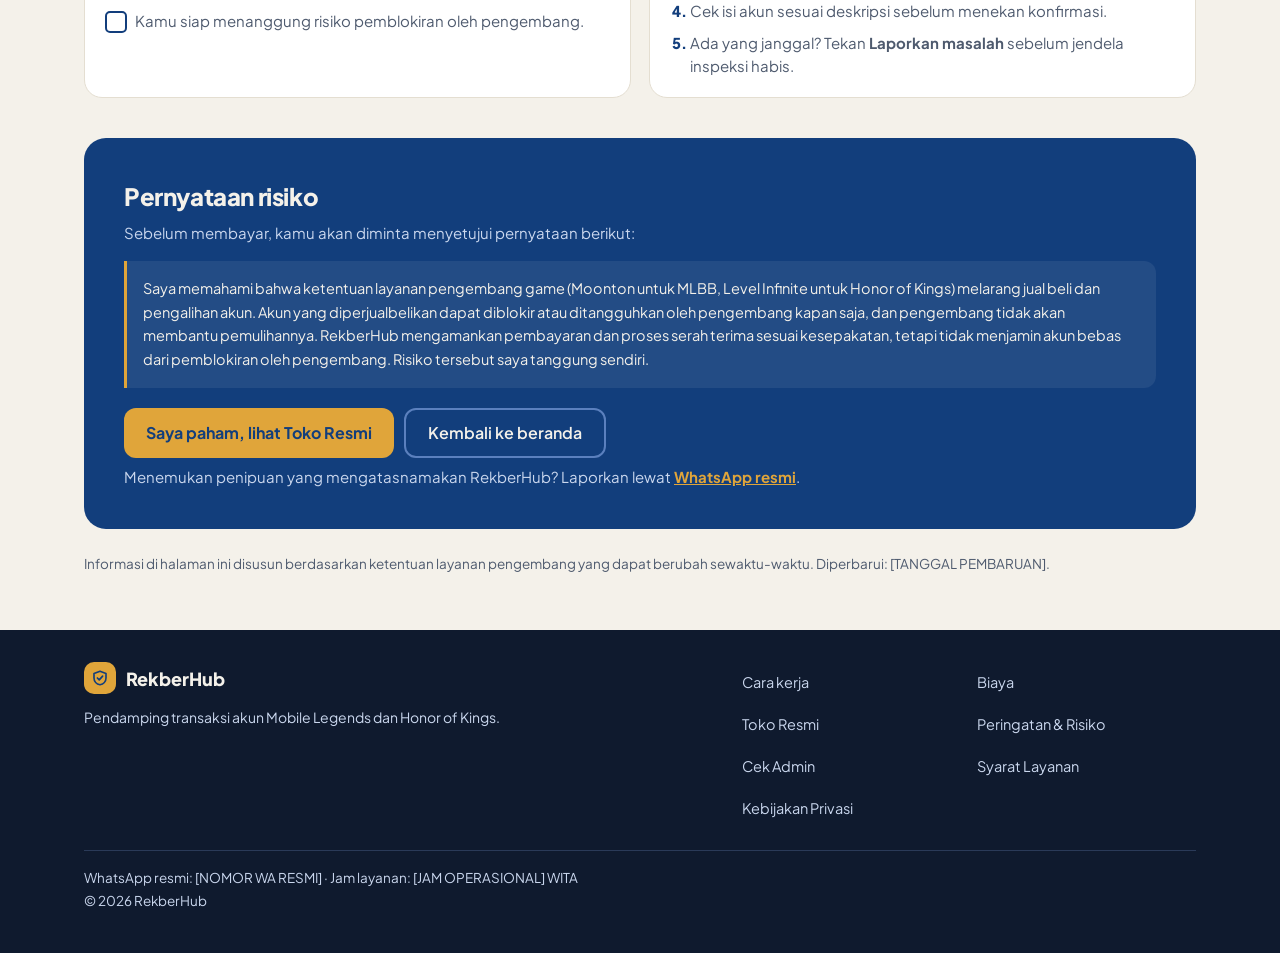
<file: peringatan.html>
<!doctype html>
<html lang="id">
<head>
<meta charset="utf-8">
<meta name="viewport" content="width=device-width, initial-scale=1">
<title>Peringatan &amp; Risiko — RekberHub</title>
<meta name="description" content="Baca sebelum bertransaksi: risiko jual beli akun Mobile Legends dan Honor of Kings, apa yang dilindungi RekberHub, dan cara menghindari penipuan.">
<meta name="theme-color" content="#123E7C">
<link rel="icon" href="/favicon.svg" type="image/svg+xml">
<link rel="preconnect" href="https://fonts.googleapis.com">
<link rel="preconnect" href="https://fonts.gstatic.com" crossorigin>
<link href="https://fonts.googleapis.com/css2?family=Plus+Jakarta+Sans:wght@400;500;600;700;800&family=JetBrains+Mono:wght@500&display=swap" rel="stylesheet">
<script>try{var t=localStorage.getItem('rh-theme');if(t)document.documentElement.setAttribute('data-theme',t);}catch(e){}</script>
<link rel="stylesheet" href="/assets/style.css">
</head>
<body>

<div class="band">
  <header class="wrap topbar">
    <a class="brand" href="/">
      <span class="brand-mark"><svg width="21" height="21" viewBox="0 0 24 24" fill="none" stroke="currentColor" stroke-width="2.2" stroke-linecap="round" stroke-linejoin="round" aria-hidden="true"><path d="M12 3l8 3v6c0 4.5-3.4 8.3-8 9-4.6-.7-8-4.5-8-9V6z"/><path d="M8.5 12l2.5 2.5 4.5-5"/></svg></span>
      RekberHub
    </a>
    <nav class="nav" aria-label="Menu utama">
      <a href="/#cara-kerja">Cara Kerja</a>
      <a href="/#biaya">Biaya</a>
      <a href="/toko">Toko Resmi</a>
      <a href="/peringatan" aria-current="page">Peringatan</a>
      <a href="/#cek-admin">Cek Admin</a>
    </nav>
    <div class="top-actions">
      <button class="icon-btn" type="button" data-theme-toggle aria-label="Ganti mode terang/gelap">
        <svg class="i-moon" width="20" height="20" viewBox="0 0 24 24" fill="none" stroke="currentColor" stroke-width="2" stroke-linecap="round" stroke-linejoin="round" aria-hidden="true"><path d="M21 12.8A9 9 0 1 1 11.2 3a7 7 0 0 0 9.8 9.8z"/></svg>
        <svg class="i-sun" width="20" height="20" viewBox="0 0 24 24" fill="none" stroke="currentColor" stroke-width="2" stroke-linecap="round" aria-hidden="true"><circle cx="12" cy="12" r="4"/><path d="M12 2v2M12 20v2M4.9 4.9l1.4 1.4M17.7 17.7l1.4 1.4M2 12h2M20 12h2M4.9 19.1l1.4-1.4M17.7 6.3l1.4-1.4"/></svg>
      </button>
      <a class="btn btn-gold btn-sm" href="[LINK_LOGIN]">Masuk</a>
    </div>
  </header>
  <div class="wrap page-head">
    <p class="eyebrow" style="margin-bottom: 8px">Baca sebelum bertransaksi</p>
    <h1>Peringatan &amp; Risiko</h1>
    <p>Kami ingin kamu bertransaksi dengan mata terbuka. Halaman ini menjelaskan risiko yang tetap ada, apa yang kami lindungi, dan cara menghindari penipuan.</p>
  </div>
</div>

<main class="wrap">

  <section class="warn-callout">
    <svg width="28" height="28" viewBox="0 0 24 24" fill="none" stroke="currentColor" stroke-width="2" stroke-linecap="round" stroke-linejoin="round" aria-hidden="true"><path d="M12 9v4M12 17h.01"/><path d="M10.3 3.9 1.8 18a2 2 0 0 0 1.7 3h17a2 2 0 0 0 1.7-3L13.7 3.9a2 2 0 0 0-3.4 0z"/></svg>
    <div>
      <h2>Jual beli akun dilarang oleh pengembang game</h2>
      <p>Ketentuan layanan <b>Moonton</b> (Mobile Legends: Bang Bang) dan <b>Level Infinite</b> (Honor of Kings) melarang menjual, membeli, menyewakan, atau mengalihkan akun. Artinya:</p>
      <ul>
        <li>Akun yang diperjualbelikan bisa <b>diblokir atau ditangguhkan</b> oleh pengembang kapan saja, termasuk lama setelah transaksi selesai.</li>
        <li>Pengembang <b>tidak akan membantu</b> memulihkan akun yang diketahui berpindah tangan.</li>
        <li>RekberHub <b>tidak bisa menjamin</b> akun aman dari pemblokiran, dan risiko ini <b>tidak ditanggung</b> rekber maupun garansi Toko.</li>
      </ul>
    </div>
  </section>

  <section class="block" style="padding-top: 40px">
    <h2>Yang kami lindungi, dan yang tidak</h2>
    <div class="two-col">
      <article class="card">
        <h3 class="col-title ok">
          <svg width="20" height="20" viewBox="0 0 24 24" fill="none" stroke="currentColor" stroke-width="2.4" stroke-linecap="round" stroke-linejoin="round" aria-hidden="true"><path d="M20 6 9 17l-5-5"/></svg>
          Dilindungi
        </h3>
        <ul class="list-mark ok">
          <li>Uang pembeli ditahan mitra pembayaran dan baru diteruskan setelah pembeli mengonfirmasi akun sesuai.</li>
          <li>Rincian akun, harga, dan syarat dikunci sebelum pembayaran, sehingga tidak bisa diubah sepihak.</li>
          <li>Sengketa sebelum dana cair: akun tidak sesuai deskripsi, akses gagal, atau ditarik pemilik lama.</li>
          <li>Toko Resmi: garansi [7] hari bila akun ditarik kembali oleh pemilik sebelumnya.</li>
        </ul>
      </article>
      <article class="card">
        <h3 class="col-title no">
          <svg width="20" height="20" viewBox="0 0 24 24" fill="none" stroke="currentColor" stroke-width="2.4" stroke-linecap="round" stroke-linejoin="round" aria-hidden="true"><path d="M18 6 6 18M6 6l12 12"/></svg>
          Tidak dilindungi
        </h3>
        <ul class="list-mark no">
          <li>Pemblokiran, penangguhan, atau reset akun oleh pengembang game.</li>
          <li>Kehilangan akibat pembeli tidak segera mengganti email, kata sandi, dan binding.</li>
          <li>Transaksi di luar website resmi, atau transfer langsung ke rekening penjual/pribadi.</li>
          <li>Masalah yang dilaporkan setelah dana cair ke penjual (kecuali klaim garansi Toko dalam masa garansi).</li>
        </ul>
      </article>
    </div>
  </section>

  <section class="block" style="padding-top: 40px">
    <h2>Waspada penipuan</h2>
    <p class="sec-sub">Penipuan paling sering terjadi lewat admin palsu dan pembayaran di luar jalur resmi.</p>
    <div class="tips">
      <div class="tip"><b>Admin tidak pernah meminta password, PIN, atau OTP</b><span>Baik untuk akun game maupun akun RekberHub-mu. Siapa pun yang meminta, itu penipu.</span></div>
      <div class="tip"><b>Bayar hanya lewat instruksi di dashboard</b><span>Jangan transfer ke nomor rekening yang dikirim lewat chat, walau mengaku admin.</span></div>
      <div class="tip"><b>Cek nomor WhatsApp resmi</b><span>Kanal resmi hanya [NOMOR WA RESMI] dan domain [DOMAIN RESMI]. Bandingkan di bagian <a href="/#cek-admin">Cek Admin</a>.</span></div>
      <div class="tip"><b>Harga terlalu murah patut dicurigai</b><span>Akun hasil peretasan sering dijual jauh di bawah pasaran dan cepat ditarik pemilik aslinya.</span></div>
      <div class="tip"><b>Jangan konfirmasi sebelum memeriksa</b><span>Konfirmasi penerimaan membuat dana cair ke penjual dan tidak bisa dibatalkan.</span></div>
      <div class="tip"><b>Jangan pindahkan percakapan ke luar</b><span>Simpan semua kesepakatan di website agar bisa dijadikan bukti saat sengketa.</span></div>
    </div>
  </section>

  <section class="block" style="padding-top: 40px">
    <div class="two-col">
      <article class="card">
        <h3 style="margin: 0; font-size: 18px; font-weight: 800">Sebelum membeli, pastikan</h3>
        <ul class="checklist">
          <li>Kamu sudah membaca seluruh halaman ini.</li>
          <li>Detail akun (rank, hero/skin, server) sesuai yang kamu mau.</li>
          <li>Metode serah terima jelas: email dan binding bisa dipindah ke milikmu.</li>
          <li>Total biaya sudah kamu lihat, termasuk biaya mitra pembayaran.</li>
          <li>Kamu siap menanggung risiko pemblokiran oleh pengembang.</li>
        </ul>
      </article>
      <article class="card">
        <h3 style="margin: 0; font-size: 18px; font-weight: 800">Setelah menerima akun</h3>
        <ol class="steps-mini">
          <li>Ganti email terikat ke email milikmu.</li>
          <li>Ganti kata sandi dan lepas binding lama (Facebook, Google, VK, dsb.).</li>
          <li>Aktifkan pengaman bawaan game dan periksa daftar perangkat login.</li>
          <li>Cek isi akun sesuai deskripsi sebelum menekan konfirmasi.</li>
          <li>Ada yang janggal? Tekan <b>Laporkan masalah</b> sebelum jendela inspeksi habis.</li>
        </ol>
      </article>
    </div>
  </section>

  <section class="block" style="padding-top: 40px">
    <div class="ack">
      <h2>Pernyataan risiko</h2>
      <p>Sebelum membayar, kamu akan diminta menyetujui pernyataan berikut:</p>
      <blockquote>Saya memahami bahwa ketentuan layanan pengembang game (Moonton untuk MLBB, Level Infinite untuk Honor of Kings) melarang jual beli dan pengalihan akun. Akun yang diperjualbelikan dapat diblokir atau ditangguhkan oleh pengembang kapan saja, dan pengembang tidak akan membantu pemulihannya. RekberHub mengamankan pembayaran dan proses serah terima sesuai kesepakatan, tetapi tidak menjamin akun bebas dari pemblokiran oleh pengembang. Risiko tersebut saya tanggung sendiri.</blockquote>
      <div class="ack-actions">
        <a class="btn btn-gold" href="/toko">Saya paham, lihat Toko Resmi</a>
        <a class="btn btn-outline" href="/">Kembali ke beranda</a>
      </div>
      <p class="ack-foot">Menemukan penipuan yang mengatasnamakan RekberHub? Laporkan lewat <a href="[LINK_WHATSAPP_RESMI]">WhatsApp resmi</a>.</p>
    </div>
  </section>

  <p class="disclaimer">Informasi di halaman ini disusun berdasarkan ketentuan layanan pengembang yang dapat berubah sewaktu-waktu. Diperbarui: [TANGGAL PEMBARUAN].</p>
</main>

<footer class="site">
  <div class="wrap foot-grid">
    <div>
      <a class="brand" href="/"><span class="brand-mark" style="width: 32px; height: 32px"><svg width="18" height="18" viewBox="0 0 24 24" fill="none" stroke="currentColor" stroke-width="2.2" stroke-linecap="round" stroke-linejoin="round" aria-hidden="true"><path d="M12 3l8 3v6c0 4.5-3.4 8.3-8 9-4.6-.7-8-4.5-8-9V6z"/><path d="M8.5 12l2.5 2.5 4.5-5"/></svg></span>RekberHub</a>
      <p style="margin: 12px 0 0; font-size: 14px; line-height: 1.6">Pendamping transaksi akun Mobile Legends dan Honor of Kings.</p>
    </div>
    <nav class="foot-links" aria-label="Tautan footer">
      <a href="/#cara-kerja">Cara kerja</a>
      <a href="/#biaya">Biaya</a>
      <a href="/toko">Toko Resmi</a>
      <a href="/peringatan">Peringatan &amp; Risiko</a>
      <a href="/#cek-admin">Cek Admin</a>
      <a href="/syarat-layanan">Syarat Layanan</a>
      <a href="/kebijakan-privasi">Kebijakan Privasi</a>
    </nav>
    <div class="foot-meta" style="grid-column: 1 / -1">WhatsApp resmi: [NOMOR WA RESMI] · Jam layanan: [JAM OPERASIONAL] WITA<br>© <span data-year>2026</span> RekberHub</div>
  </div>
</footer>

<script src="/assets/app.js" defer></script>
</body>
</html>
</file>
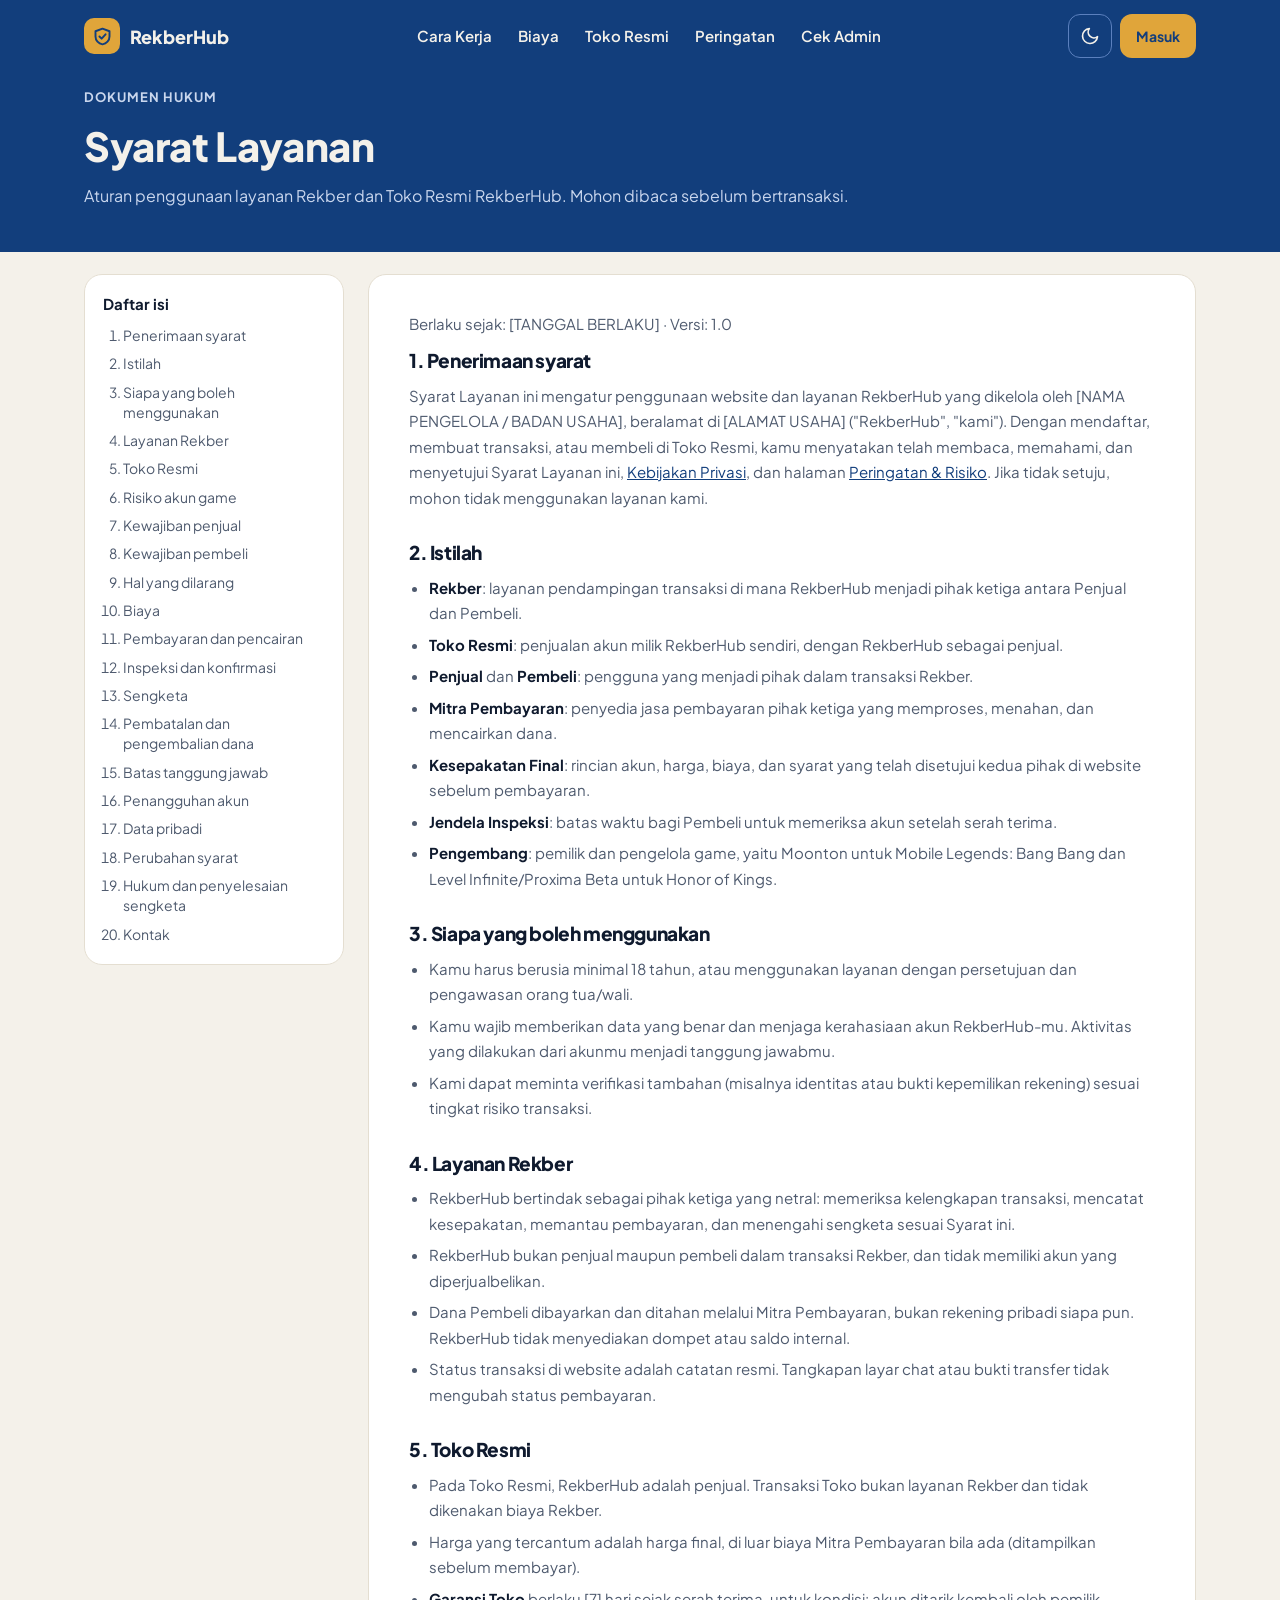
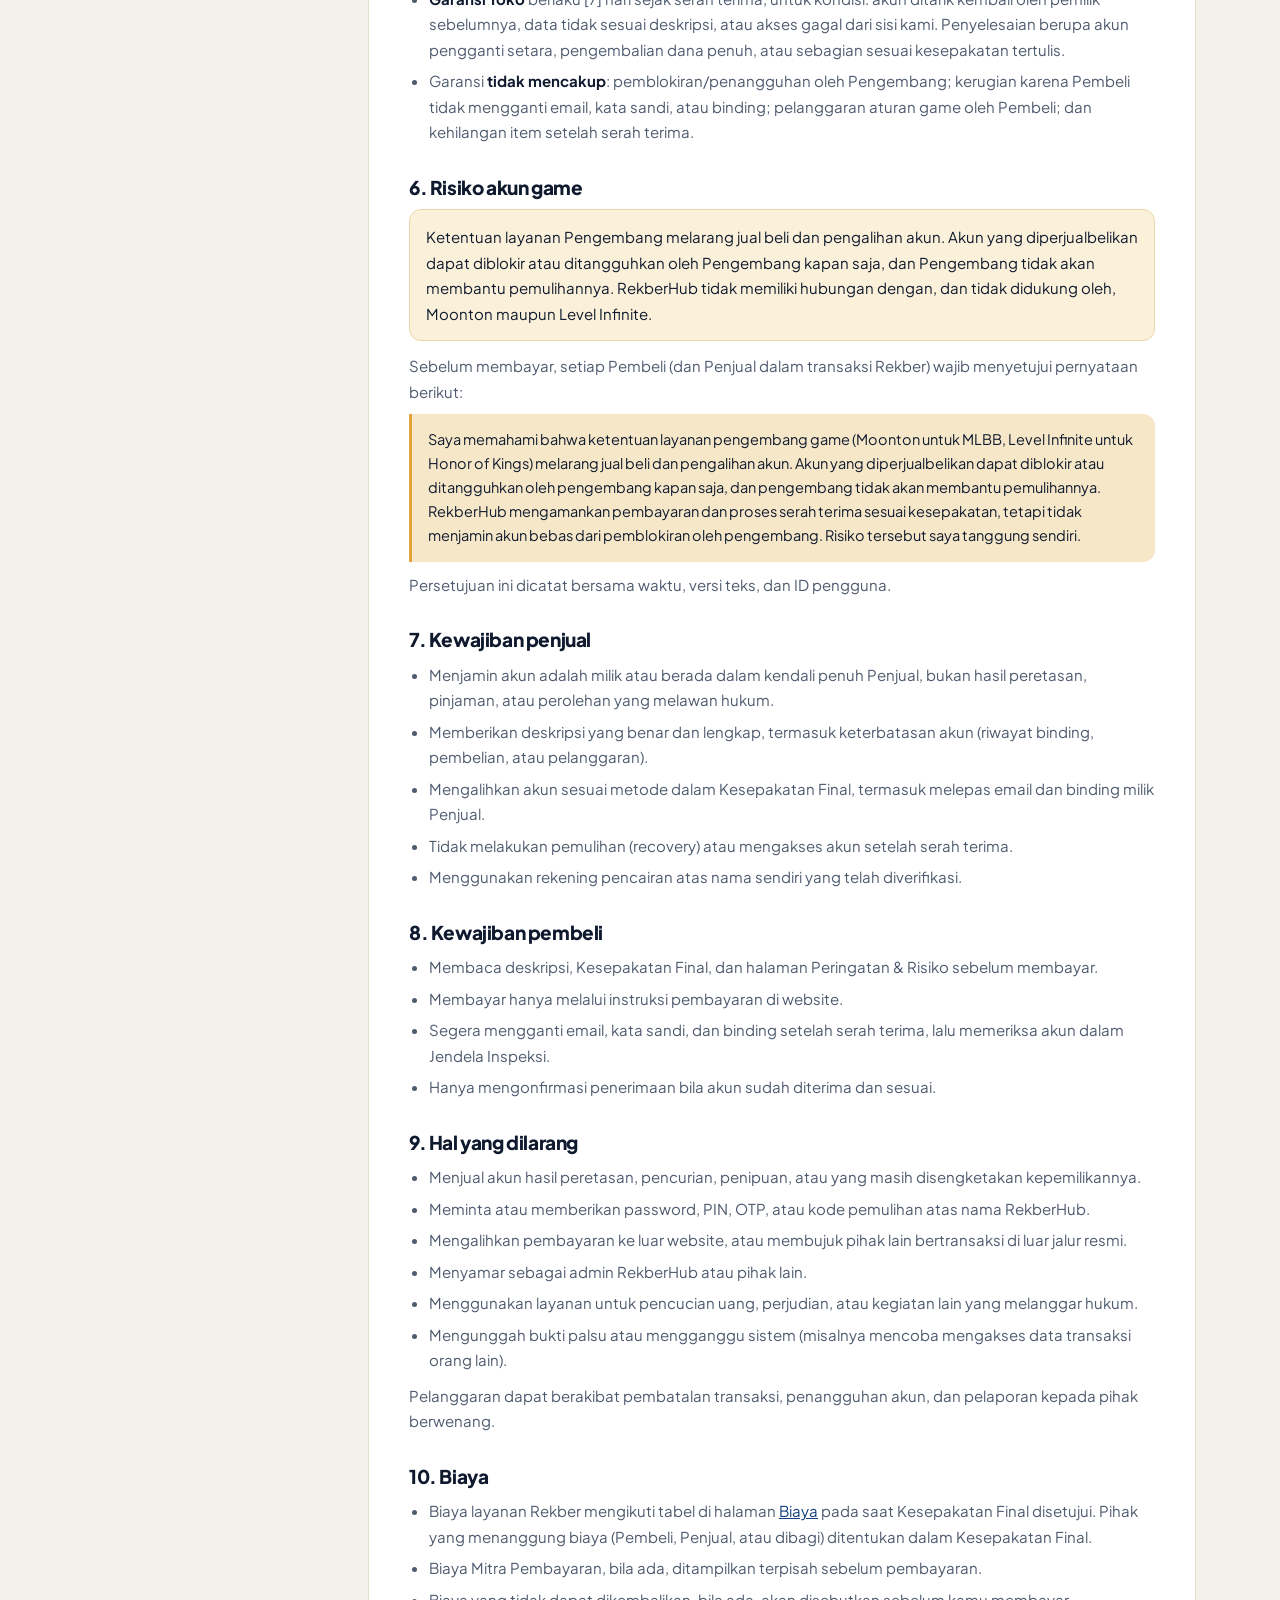
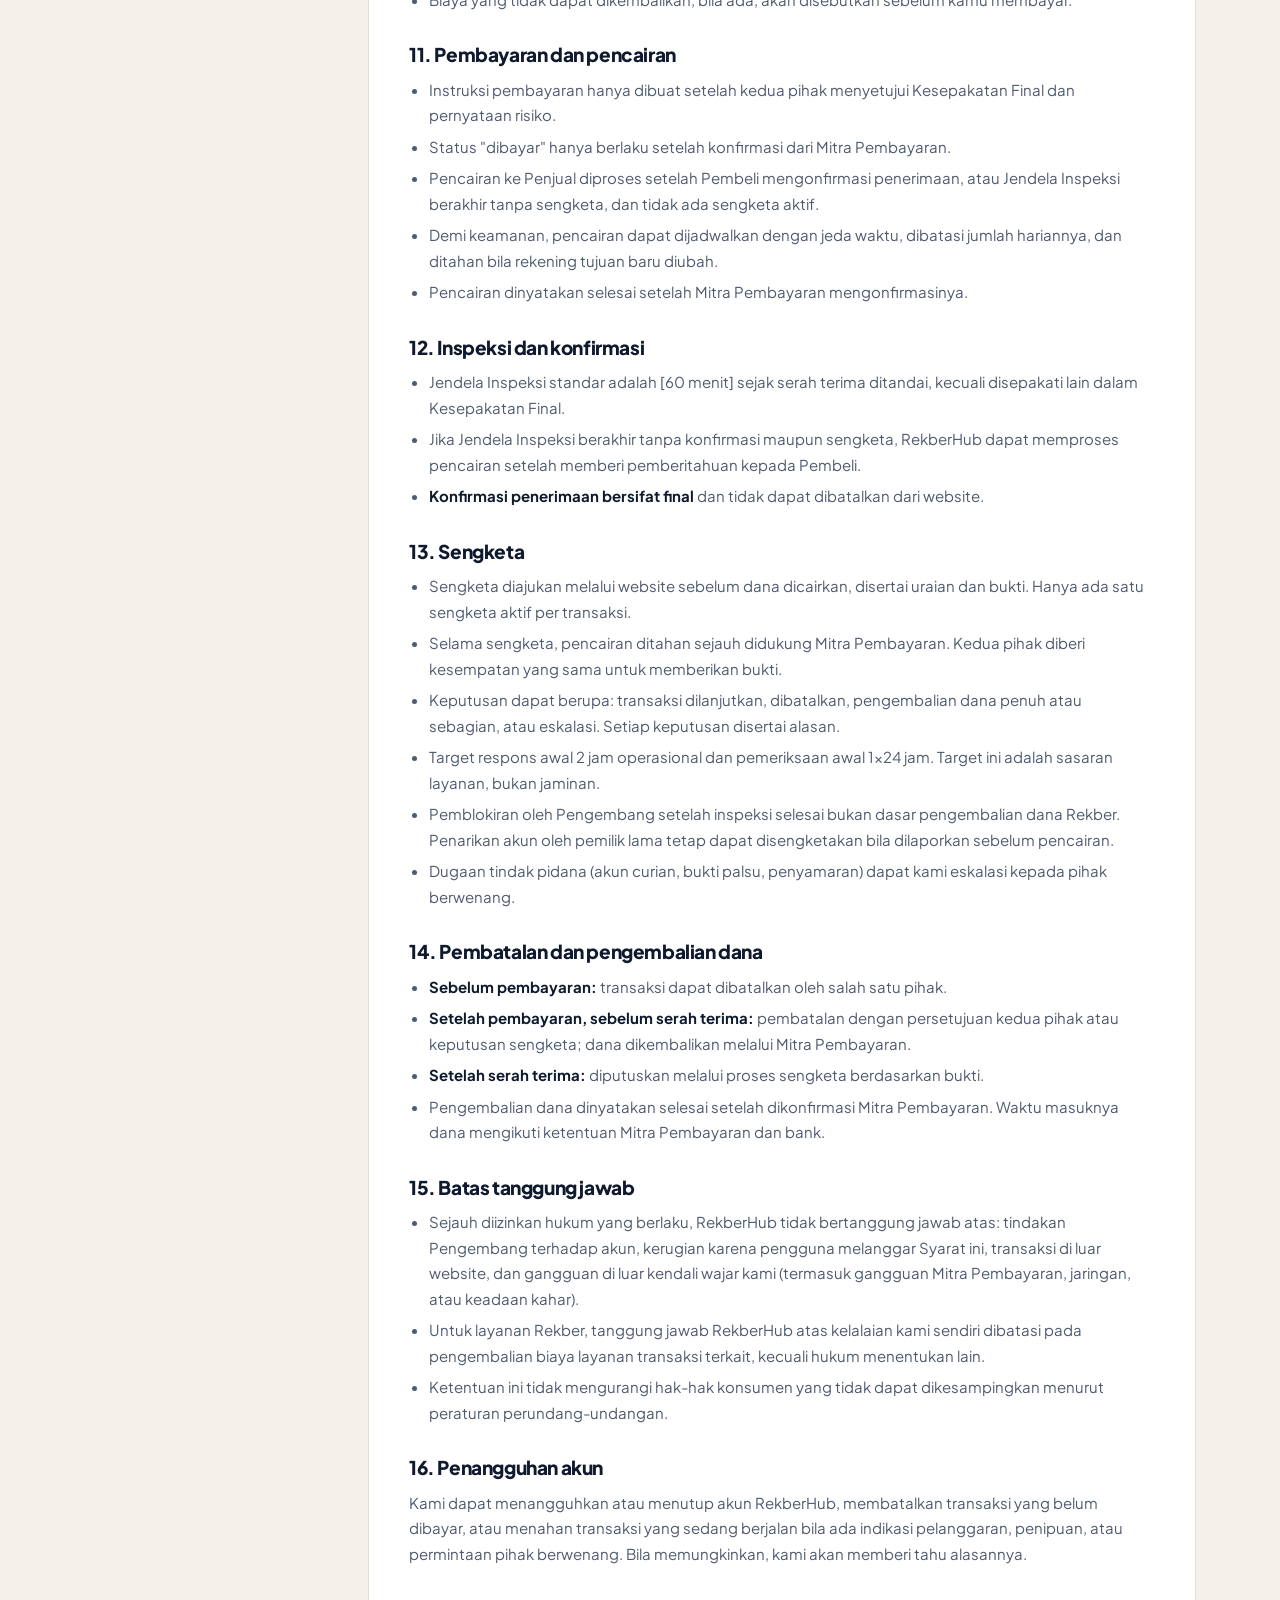
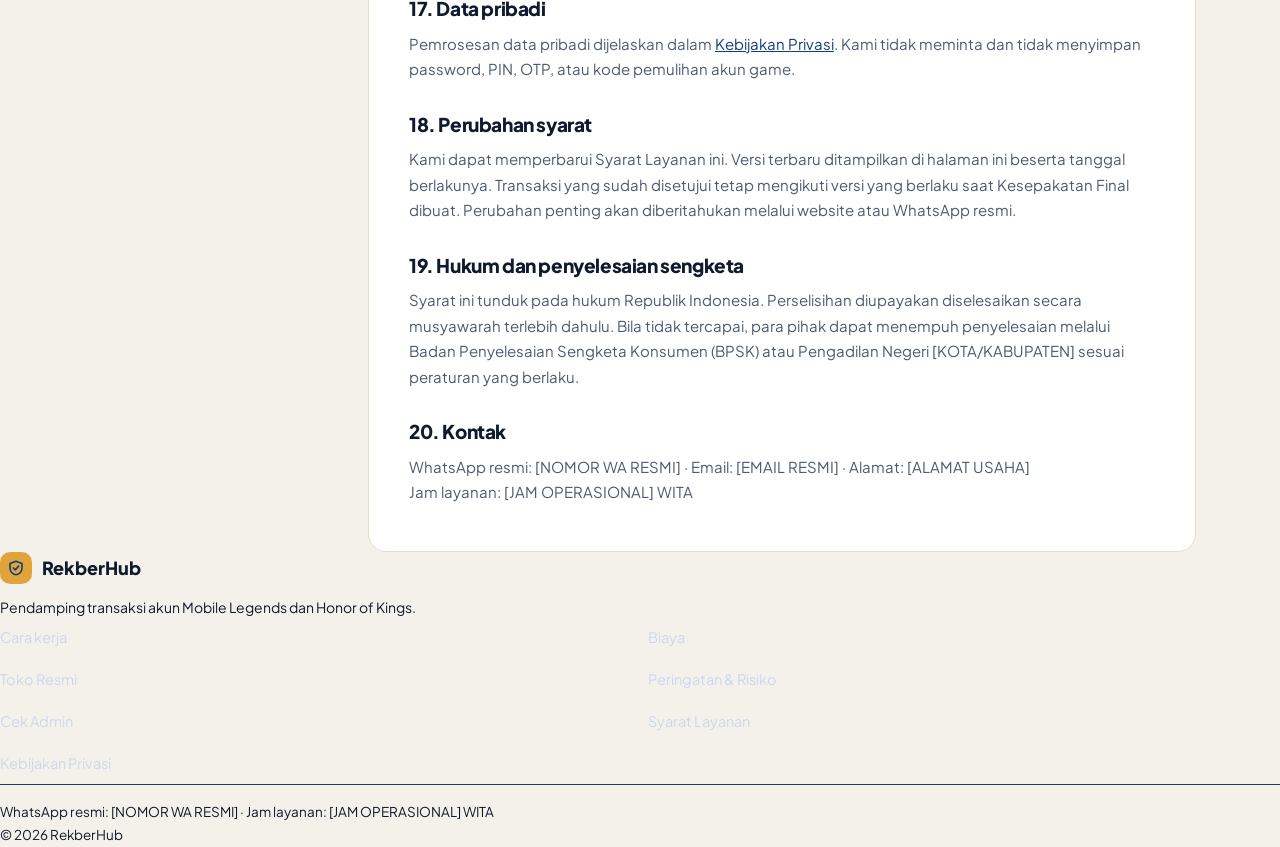
<file: syarat-layanan.html>
<!doctype html>
<html lang="id">
<head>
<meta charset="utf-8">
<meta name="viewport" content="width=device-width, initial-scale=1">
<title>Syarat Layanan — RekberHub</title>
<meta name="description" content="Syarat Layanan RekberHub untuk layanan Rekber dan Toko Resmi akun Mobile Legends dan Honor of Kings.">
<meta name="theme-color" content="#123E7C">
<link rel="icon" href="/favicon.svg" type="image/svg+xml">
<link rel="preconnect" href="https://fonts.googleapis.com">
<link rel="preconnect" href="https://fonts.gstatic.com" crossorigin>
<link href="https://fonts.googleapis.com/css2?family=Plus+Jakarta+Sans:wght@400;500;600;700;800&family=JetBrains+Mono:wght@500&display=swap" rel="stylesheet">
<script>try{var t=localStorage.getItem('rh-theme');if(t)document.documentElement.setAttribute('data-theme',t);}catch(e){}</script>
<link rel="stylesheet" href="/assets/style.css">
</head>
<body>

<div class="band">
  <header class="wrap topbar">
    <a class="brand" href="/">
      <span class="brand-mark"><svg width="21" height="21" viewBox="0 0 24 24" fill="none" stroke="currentColor" stroke-width="2.2" stroke-linecap="round" stroke-linejoin="round" aria-hidden="true"><path d="M12 3l8 3v6c0 4.5-3.4 8.3-8 9-4.6-.7-8-4.5-8-9V6z"/><path d="M8.5 12l2.5 2.5 4.5-5"/></svg></span>
      RekberHub
    </a>
    <nav class="nav" aria-label="Menu utama">
      <a href="/#cara-kerja">Cara Kerja</a>
      <a href="/#biaya">Biaya</a>
      <a href="/toko">Toko Resmi</a>
      <a href="/peringatan">Peringatan</a>
      <a href="/#cek-admin">Cek Admin</a>
    </nav>
    <div class="top-actions">
      <button class="icon-btn" type="button" data-theme-toggle aria-label="Ganti mode terang/gelap">
        <svg class="i-moon" width="20" height="20" viewBox="0 0 24 24" fill="none" stroke="currentColor" stroke-width="2" stroke-linecap="round" stroke-linejoin="round" aria-hidden="true"><path d="M21 12.8A9 9 0 1 1 11.2 3a7 7 0 0 0 9.8 9.8z"/></svg>
        <svg class="i-sun" width="20" height="20" viewBox="0 0 24 24" fill="none" stroke="currentColor" stroke-width="2" stroke-linecap="round" aria-hidden="true"><circle cx="12" cy="12" r="4"/><path d="M12 2v2M12 20v2M4.9 4.9l1.4 1.4M17.7 17.7l1.4 1.4M2 12h2M20 12h2M4.9 19.1l1.4-1.4M17.7 6.3l1.4-1.4"/></svg>
      </button>
      <a class="btn btn-gold btn-sm" href="[LINK_LOGIN]">Masuk</a>
    </div>
  </header>
  <div class="wrap page-head">
    <p class="eyebrow"   <div class="wrap page-head">
    <p class="eyebrow" style="margin-bottom: 8px">Dokumen hukum</p>
    <h1>Syarat Layanan</h1>
    <p>Aturan penggunaan layanan Rekber dan Toko Resmi RekberHub. Mohon dibaca sebelum bertransaksi.</p>
  </div>
</div>

<main class="wrap">
<div class="legal">
  <nav class="toc" aria-label="Daftar isi">
    <b>Daftar isi</b>
    <ol>
      <li><a href="#s1">Penerimaan syarat</a></li>
      <li><a href="#s2">Istilah</a></li>
      <li><a href="#s3">Siapa yang boleh menggunakan</a></li>
      <li><a href="#s4">Layanan Rekber</a></li>
      <li><a href="#s5">Toko Resmi</a></li>
      <li><a href="#s6">Risiko akun game</a></li>
      <li><a href="#s7">Kewajiban penjual</a></li>
      <li><a href="#s8">Kewajiban pembeli</a></li>
      <li><a href="#s9">Hal yang dilarang</a></li>
      <li><a href="#s10">Biaya</a></li>
      <li><a href="#s11">Pembayaran dan pencairan</a></li>
      <li><a href="#s12">Inspeksi dan konfirmasi</a></li>
      <li><a href="#s13">Sengketa</a></li>
      <li><a href="#s14">Pembatalan dan pengembalian dana</a></li>
      <li><a href="#s15">Batas tanggung jawab</a></li>
      <li><a href="#s16">Penangguhan akun</a></li>
      <li><a href="#s17">Data pribadi</a></li>
      <li><a href="#s18">Perubahan syarat</a></li>
      <li><a href="#s19">Hukum dan penyelesaian sengketa</a></li>
      <li><a href="#s20">Kontak</a></li>
    </ol>
  </nav>

  <article class="legal-body">
    <p class="legal-meta">Berlaku sejak: [TANGGAL BERLAKU] · Versi: 1.0</p>

    <h2 id="s1">1. Penerimaan syarat</h2>
    <p>Syarat Layanan ini mengatur penggunaan website dan layanan RekberHub yang dikelola oleh [NAMA PENGELOLA / BADAN USAHA], beralamat di [ALAMAT USAHA] ("RekberHub", "kami"). Dengan mendaftar, membuat transaksi, atau membeli di Toko Resmi, kamu menyatakan telah membaca, memahami, dan menyetujui Syarat Layanan ini, <a href="/kebijakan-privasi">Kebijakan Privasi</a>, dan halaman <a href="/peringatan">Peringatan &amp; Risiko</a>. Jika tidak setuju, mohon tidak menggunakan layanan kami.</p>

    <h2 id="s2">2. Istilah</h2>
    <ul>
      <li><b>Rekber</b>: layanan pendampingan transaksi di mana RekberHub menjadi pihak ketiga antara Penjual dan Pembeli.</li>
      <li><b>Toko Resmi</b>: penjualan akun milik RekberHub sendiri, dengan RekberHub sebagai penjual.</li>
      <li><b>Penjual</b> dan <b>Pembeli</b>: pengguna yang menjadi pihak dalam transaksi Rekber.</li>
      <li><b>Mitra Pembayaran</b>: penyedia jasa pembayaran pihak ketiga yang memproses, menahan, dan mencairkan dana.</li>
      <li><b>Kesepakatan Final</b>: rincian akun, harga, biaya, dan syarat yang telah disetujui kedua pihak di website sebelum pembayaran.</li>
      <li><b>Jendela Inspeksi</b>: batas waktu bagi Pembeli untuk memeriksa akun setelah serah terima.</li>
      <li><b>Pengembang</b>: pemilik dan pengelola game, yaitu Moonton untuk Mobile Legends: Bang Bang dan Level Infinite/Proxima Beta untuk Honor of Kings.</li>
    </ul>

    <h2 id="s3">3. Siapa yang boleh menggunakan</h2>
    <ul>
      <li>Kamu harus berusia minimal 18 tahun, atau menggunakan layanan dengan persetujuan dan pengawasan orang tua/wali.</li>
      <li>Kamu wajib memberikan data yang benar dan menjaga kerahasiaan akun RekberHub-mu. Aktivitas yang dilakukan dari akunmu menjadi tanggung jawabmu.</li>
      <li>Kami dapat meminta verifikasi tambahan (misalnya identitas atau bukti kepemilikan rekening) sesuai tingkat risiko transaksi.</li>
    </ul>

    <h2 id="s4">4. Layanan Rekber</h2>
    <ul>
      <li>RekberHub bertindak sebagai pihak ketiga yang netral: memeriksa kelengkapan transaksi, mencatat kesepakatan, memantau pembayaran, dan menengahi sengketa sesuai Syarat ini.</li>
      <li>RekberHub bukan penjual maupun pembeli dalam transaksi Rekber, dan tidak memiliki akun yang diperjualbelikan.</li>
      <li>Dana Pembeli dibayarkan dan ditahan melalui Mitra Pembayaran, bukan rekening pribadi siapa pun. RekberHub tidak menyediakan dompet atau saldo internal.</li>
      <li>Status transaksi di website adalah catatan resmi. Tangkapan layar chat atau bukti transfer tidak mengubah status pembayaran.</li>
    </ul>

    <h2 id="s5">5. Toko Resmi</h2>
    <ul>
      <li>Pada Toko Resmi, RekberHub adalah penjual. Transaksi Toko bukan layanan Rekber dan tidak dikenakan biaya Rekber.</li>
      <li>Harga yang tercantum adalah harga final, di luar biaya Mitra Pembayaran bila ada (ditampilkan sebelum membayar).</li>
      <li><b>Garansi Toko</b> berlaku [7] hari sejak serah terima, untuk kondisi: akun ditarik kembali oleh pemilik sebelumnya, data tidak sesuai deskripsi, atau akses gagal dari sisi kami. Penyelesaian berupa akun pengganti setara, pengembalian dana penuh, atau sebagian sesuai kesepakatan tertulis.</li>
      <li>Garansi <b>tidak mencakup</b>: pemblokiran/penangguhan oleh Pengembang; kerugian karena Pembeli tidak mengganti email, kata sandi, atau binding; pelanggaran aturan game oleh Pembeli; dan kehilangan item setelah serah terima.</li>
    </ul>

    <h2 id="s6">6. Risiko akun game</h2>
    <div class="legal-callout">
      <p>Ketentuan layanan Pengembang melarang jual beli dan pengalihan akun. Akun yang diperjualbelikan dapat diblokir atau ditangguhkan oleh Pengembang kapan saja, dan Pengembang tidak akan membantu pemulihannya. RekberHub tidak memiliki hubungan dengan, dan tidak didukung oleh, Moonton maupun Level Infinite.</p>
    </div>
    <p>Sebelum membayar, setiap Pembeli (dan Penjual dalam transaksi Rekber) wajib menyetujui pernyataan berikut:</p>
    <blockquote>Saya memahami bahwa ketentuan layanan pengembang game (Moonton untuk MLBB, Level Infinite untuk Honor of Kings) melarang jual beli dan pengalihan akun. Akun yang diperjualbelikan dapat diblokir atau ditangguhkan oleh pengembang kapan saja, dan pengembang tidak akan membantu pemulihannya. RekberHub mengamankan pembayaran dan proses serah terima sesuai kesepakatan, tetapi tidak menjamin akun bebas dari pemblokiran oleh pengembang. Risiko tersebut saya tanggung sendiri.</blockquote>
    <p>Persetujuan ini dicatat bersama waktu, versi teks, dan ID pengguna.</p>

    <h2 id="s7">7. Kewajiban penjual</h2>
    <ul>
      <li>Menjamin akun adalah milik atau berada dalam kendali penuh Penjual, bukan hasil peretasan, pinjaman, atau perolehan yang melawan hukum.</li>
      <li>Memberikan deskripsi yang benar dan lengkap, termasuk keterbatasan akun (riwayat binding, pembelian, atau pelanggaran).</li>
      <li>Mengalihkan akun sesuai metode dalam Kesepakatan Final, termasuk melepas email dan binding milik Penjual.</li>
      <li>Tidak melakukan pemulihan (recovery) atau mengakses akun setelah serah terima.</li>
      <li>Menggunakan rekening pencairan atas nama sendiri yang telah diverifikasi.</li>
    </ul>

    <h2 id="s8">8. Kewajiban pembeli</h2>
    <ul>
      <li>Membaca deskripsi, Kesepakatan Final, dan halaman Peringatan &amp; Risiko sebelum membayar.</li>
      <li>Membayar hanya melalui instruksi pembayaran di website.</li>
      <li>Segera mengganti email, kata sandi, dan binding setelah serah terima, lalu memeriksa akun dalam Jendela Inspeksi.</li>
      <li>Hanya mengonfirmasi penerimaan bila akun sudah diterima dan sesuai.</li>
    </ul>

    <h2 id="s9">9. Hal yang dilarang</h2>
    <ul>
      <li>Menjual akun hasil peretasan, pencurian, penipuan, atau yang masih disengketakan kepemilikannya.</li>
      <li>Meminta atau memberikan password, PIN, OTP, atau kode pemulihan atas nama RekberHub.</li>
      <li>Mengalihkan pembayaran ke luar website, atau membujuk pihak lain bertransaksi di luar jalur resmi.</li>
      <li>Menyamar sebagai admin RekberHub atau pihak lain.</li>
      <li>Menggunakan layanan untuk pencucian uang, perjudian, atau kegiatan lain yang melanggar hukum.</li>
      <li>Mengunggah bukti palsu atau mengganggu sistem (misalnya mencoba mengakses data transaksi orang lain).</li>
    </ul>
    <p>Pelanggaran dapat berakibat pembatalan transaksi, penangguhan akun, dan pelaporan kepada pihak berwenang.</p>

    <h2 id="s10">10. Biaya</h2>
    <ul>
      <li>Biaya layanan Rekber mengikuti tabel di halaman <a href="/#biaya">Biaya</a> pada saat Kesepakatan Final disetujui. Pihak yang menanggung biaya (Pembeli, Penjual, atau dibagi) ditentukan dalam Kesepakatan Final.</li>
      <li>Biaya Mitra Pembayaran, bila ada, ditampilkan terpisah sebelum pembayaran.</li>
      <li>Biaya yang tidak dapat dikembalikan, bila ada, akan disebutkan sebelum kamu membayar.</li>
    </ul>

    <h2 id="s11">11. Pembayaran dan pencairan</h2>
    <ul>
      <li>Instruksi pembayaran hanya dibuat setelah kedua pihak menyetujui Kesepakatan Final dan pernyataan risiko.</li>
      <li>Status "dibayar" hanya berlaku setelah konfirmasi dari Mitra Pembayaran.</li>
      <li>Pencairan ke Penjual diproses setelah Pembeli mengonfirmasi penerimaan, atau Jendela Inspeksi berakhir tanpa sengketa, dan tidak ada sengketa aktif.</li>
      <li>Demi keamanan, pencairan dapat dijadwalkan dengan jeda waktu, dibatasi jumlah hariannya, dan ditahan bila rekening tujuan baru diubah.</li>
      <li>Pencairan dinyatakan selesai setelah Mitra Pembayaran mengonfirmasinya.</li>
    </ul>

    <h2 id="s12">12. Inspeksi dan konfirmasi</h2>
    <ul>
      <li>Jendela Inspeksi standar adalah [60 menit] sejak serah terima ditandai, kecuali disepakati lain dalam Kesepakatan Final.</li>
      <li>Jika Jendela Inspeksi berakhir tanpa konfirmasi maupun sengketa, RekberHub dapat memproses pencairan setelah memberi pemberitahuan kepada Pembeli.</li>
      <li><b>Konfirmasi penerimaan bersifat final</b> dan tidak dapat dibatalkan dari website.</li>
    </ul>

    <h2 id="s13">13. Sengketa</h2>
    <ul>
      <li>Sengketa diajukan melalui website sebelum dana dicairkan, disertai uraian dan bukti. Hanya ada satu sengketa aktif per transaksi.</li>
      <li>Selama sengketa, pencairan ditahan sejauh didukung Mitra Pembayaran. Kedua pihak diberi kesempatan yang sama untuk memberikan bukti.</li>
      <li>Keputusan dapat berupa: transaksi dilanjutkan, dibatalkan, pengembalian dana penuh atau sebagian, atau eskalasi. Setiap keputusan disertai alasan.</li>
      <li>Target respons awal 2 jam operasional dan pemeriksaan awal 1×24 jam. Target ini adalah sasaran layanan, bukan jaminan.</li>
      <li>Pemblokiran oleh Pengembang setelah inspeksi selesai bukan dasar pengembalian dana Rekber. Penarikan akun oleh pemilik lama tetap dapat disengketakan bila dilaporkan sebelum pencairan.</li>
      <li>Dugaan tindak pidana (akun curian, bukti palsu, penyamaran) dapat kami eskalasi kepada pihak berwenang.</li>
    </ul>

    <h2 id="s14">14. Pembatalan dan pengembalian dana</h2>
    <ul>
      <li><b>Sebelum pembayaran:</b> transaksi dapat dibatalkan oleh salah satu pihak.</li>
      <li><b>Setelah pembayaran, sebelum serah terima:</b> pembatalan dengan persetujuan kedua pihak atau keputusan sengketa; dana dikembalikan melalui Mitra Pembayaran.</li>
      <li><b>Setelah serah terima:</b> diputuskan melalui proses sengketa berdasarkan bukti.</li>
      <li>Pengembalian dana dinyatakan selesai setelah dikonfirmasi Mitra Pembayaran. Waktu masuknya dana mengikuti ketentuan Mitra Pembayaran dan bank.</li>
    </ul>

    <h2 id="s15">15. Batas tanggung jawab</h2>
    <ul>
      <li>Sejauh diizinkan hukum yang berlaku, RekberHub tidak bertanggung jawab atas: tindakan Pengembang terhadap akun, kerugian karena pengguna melanggar Syarat ini, transaksi di luar website, dan gangguan di luar kendali wajar kami (termasuk gangguan Mitra Pembayaran, jaringan, atau keadaan kahar).</li>
      <li>Untuk layanan Rekber, tanggung jawab RekberHub atas kelalaian kami sendiri dibatasi pada pengembalian biaya layanan transaksi terkait, kecuali hukum menentukan lain.</li>
      <li>Ketentuan ini tidak mengurangi hak-hak konsumen yang tidak dapat dikesampingkan menurut peraturan perundang-undangan.</li>
    </ul>

    <h2 id="s16">16. Penangguhan akun</h2>
    <p>Kami dapat menangguhkan atau menutup akun RekberHub, membatalkan transaksi yang belum dibayar, atau menahan transaksi yang sedang berjalan bila ada indikasi pelanggaran, penipuan, atau permintaan pihak berwenang. Bila memungkinkan, kami akan memberi tahu alasannya.</p>

    <h2 id="s17">17. Data pribadi</h2>
    <p>Pemrosesan data pribadi dijelaskan dalam <a href="/kebijakan-privasi">Kebijakan Privasi</a>. Kami tidak meminta dan tidak menyimpan password, PIN, OTP, atau kode pemulihan akun game.</p>

    <h2 id="s18">18. Perubahan syarat</h2>
    <p>Kami dapat memperbarui Syarat Layanan ini. Versi terbaru ditampilkan di halaman ini beserta tanggal berlakunya. Transaksi yang sudah disetujui tetap mengikuti versi yang berlaku saat Kesepakatan Final dibuat. Perubahan penting akan diberitahukan melalui website atau WhatsApp resmi.</p>

    <h2 id="s19">19. Hukum dan penyelesaian sengketa</h2>
    <p>Syarat ini tunduk pada hukum Republik Indonesia. Perselisihan diupayakan diselesaikan secara musyawarah terlebih dahulu. Bila tidak tercapai, para pihak dapat menempuh penyelesaian melalui Badan Penyelesaian Sengketa Konsumen (BPSK) atau Pengadilan Negeri [KOTA/KABUPATEN] sesuai peraturan yang berlaku.</p>

    <h2 id="s20">20. Kontak</h2>
    <p>WhatsApp resmi: [NOMOR WA RESMI] · Email: [EMAIL RESMI] · Alamat: [ALAMAT USAHA]<br>Jam layanan: [JAM OPERASIONAL] WITA</p>
  </article>
</div>

</main>
    <div>
      <a class="brand" href="/"><span class="brand-mark" style="width: 32px; height: 32px"><svg width="18" height="18" viewBox="0 0 24 24" fill="none" stroke="currentColor" stroke-width="2.2" stroke-linecap="round" stroke-linejoin="round" aria-hidden="true"><path d="M12 3l8 3v6c0 4.5-3.4 8.3-8 9-4.6-.7-8-4.5-8-9V6z"/><path d="M8.5 12l2.5 2.5 4.5-5"/></svg></span>RekberHub</a>
      <p style="margin: 12px 0 0; font-size: 14px; line-height: 1.6">Pendamping transaksi akun Mobile Legends dan Honor of Kings.</p>
    </div>
    <nav class="foot-links" aria-label="Tautan footer">
      <a href="/#cara-kerja">Cara kerja</a>
      <a href="/#biaya">Biaya</a>
      <a href="/toko">Toko Resmi</a>
      <a href="/peringatan">Peringatan &amp; Risiko</a>
      <a href="/#cek-admin">Cek Admin</a>
      <a href="/syarat-layanan">Syarat Layanan</a>
      <a href="/kebijakan-privasi">Kebijakan Privasi</a>
    </nav>
    <div class="foot-meta" style="grid-column: 1 / -1">WhatsApp resmi: [NOMOR WA RESMI] · Jam layanan: [JAM OPERASIONAL] WITA<br>© <span data-year>2026</span> RekberHub</div>
  </div>
</footer>

<script src="/assets/app.js" defer></script>
</body>
</html>
</file>
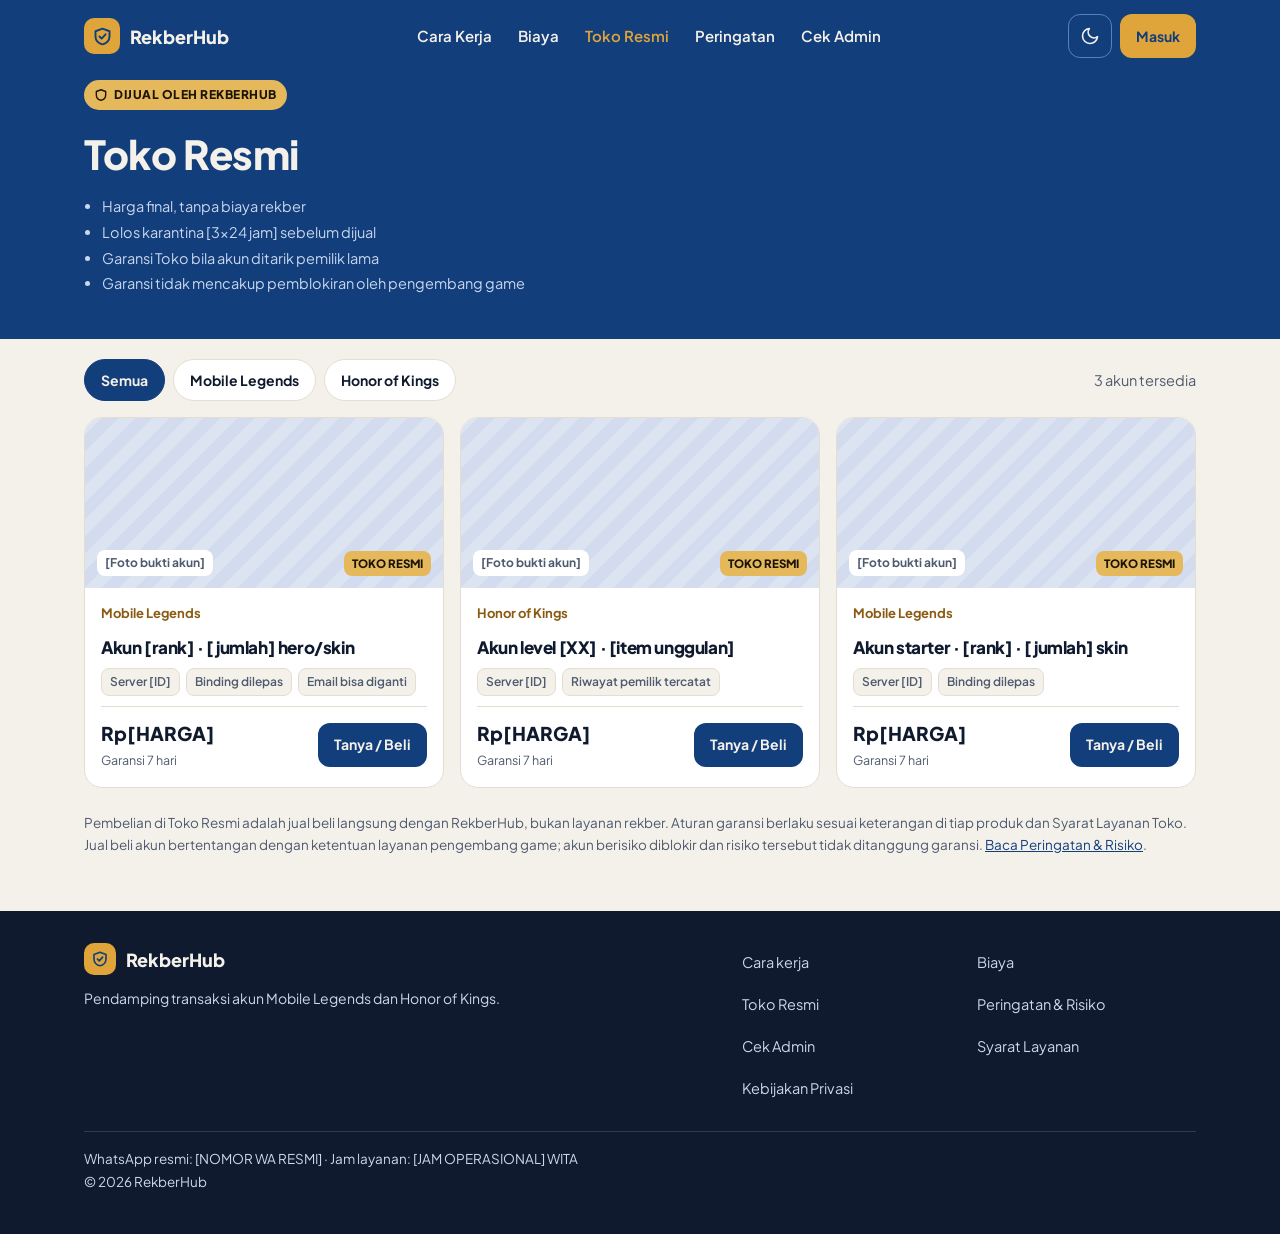
<file: toko.html>
<!doctype html>
<html lang="id">
<head>
<meta charset="utf-8">
<meta name="viewport" content="width=device-width, initial-scale=1">
<title>Toko Resmi — RekberHub</title>
<meta name="description" content="Akun game yang dijual langsung oleh RekberHub: asal perolehan tercatat, harga final, dan garansi Toko.">
<meta name="theme-color" content="#123E7C">
<link rel="icon" href="/favicon.svg" type="image/svg+xml">
<link rel="preconnect" href="https://fonts.googleapis.com">
<link rel="preconnect" href="https://fonts.gstatic.com" crossorigin>
<link href="https://fonts.googleapis.com/css2?family=Plus+Jakarta+Sans:wght@400;500;600;700;800&family=JetBrains+Mono:wght@500&display=swap" rel="stylesheet">
<script>try{var t=localStorage.getItem('rh-theme');if(t)document.documentElement.setAttribute('data-theme',t);}catch(e){}</script>
<link rel="stylesheet" href="/assets/style.css">
</head>
<body>

<div class="band">
  <header class="wrap topbar">
    <a class="brand" href="/">
      <span class="brand-mark"><svg width="21" height="21" viewBox="0 0 24 24" fill="none" stroke="currentColor" stroke-width="2.2" stroke-linecap="round" stroke-linejoin="round" aria-hidden="true"><path d="M12 3l8 3v6c0 4.5-3.4 8.3-8 9-4.6-.7-8-4.5-8-9V6z"/><path d="M8.5 12l2.5 2.5 4.5-5"/></svg></span>
      RekberHub
    </a>
    <nav class="nav" aria-label="Menu utama">
      <a href="/#cara-kerja">Cara Kerja</a>
      <a href="/#biaya">Biaya</a>
      <a href="/toko" aria-current="page">Toko Resmi</a>
      <a href="/peringatan">Peringatan</a>
      <a href="/#cek-admin">Cek Admin</a>
    </nav>
    <div class="top-actions">
      <button class="icon-btn" type="button" data-theme-toggle aria-label="Ganti mode terang/gelap">
        <svg class="i-moon" width="20" height="20" viewBox="0 0 24 24" fill="none" stroke="currentColor" stroke-width="2" stroke-linecap="round" stroke-linejoin="round" aria-hidden="true"><path d="M21 12.8A9 9 0 1 1 11.2 3a7 7 0 0 0 9.8 9.8z"/></svg>
        <svg class="i-sun" width="20" height="20" viewBox="0 0 24 24" fill="none" stroke="currentColor" stroke-width="2" stroke-linecap="round" aria-hidden="true"><circle cx="12" cy="12" r="4"/><path d="M12 2v2M12 20v2M4.9 4.9l1.4 1.4M17.7 17.7l1.4 1.4M2 12h2M20 12h2M4.9 19.1l1.4-1.4M17.7 6.3l1.4-1.4"/></svg>
      </button>
      <a class="btn btn-gold btn-sm" href="[LINK_LOGIN]">Masuk</a>
    </div>
  </header>
  <div class="wrap page-head">
    <span class="toko-badge">
      <svg width="14" height="14" viewBox="0 0 24 24" fill="none" stroke="currentColor" stroke-width="2.4" stroke-linecap="round" stroke-linejoin="round" aria-hidden="true"><path d="M12 3l8 3v6c0 4.5-3.4 8.3-8 9-4.6-.7-8-4.5-8-9V6z"/></svg>
      Dijual oleh RekberHub
    </span>
    <h1 style="margin-top: 14px">Toko Resmi</h1>
    <ul class="toko-points">
      <li>Harga final, tanpa biaya rekber</li>
      <li>Lolos karantina [3×24 jam] sebelum dijual</li>
      <li>Garansi Toko bila akun ditarik pemilik lama</li>
      <li>Garansi tidak mencakup pemblokiran oleh pengembang game</li>
    </ul>
  </div>
</div>

<main class="wrap">
  <div class="toolbar">
    <div class="chips" role="group" aria-label="Filter game" data-chips></div>
    <span class="count" data-count aria-live="polite"></span>
  </div>
  <div class="grid-products" data-products></div>
  <p class="disclaimer">Pembelian di Toko Resmi adalah jual beli langsung dengan RekberHub, bukan layanan rekber. Aturan garansi berlaku sesuai keterangan di tiap produk dan Syarat Layanan Toko. Jual beli akun bertentangan dengan ketentuan layanan pengembang game; akun berisiko diblokir dan risiko tersebut tidak ditanggung garansi. <a href="/peringatan">Baca Peringatan &amp; Risiko</a>.</p>
</main>

<footer class="site">
  <div class="wrap foot-grid">
    <div>
      <a class="brand" href="/"><span class="brand-mark" style="width: 32px; height: 32px"><svg width="18" height="18" viewBox="0 0 24 24" fill="none" stroke="currentColor" stroke-width="2.2" stroke-linecap="round" stroke-linejoin="round" aria-hidden="true"><path d="M12 3l8 3v6c0 4.5-3.4 8.3-8 9-4.6-.7-8-4.5-8-9V6z"/><path d="M8.5 12l2.5 2.5 4.5-5"/></svg></span>RekberHub</a>
      <p style="margin: 12px 0 0; font-size: 14px; line-height: 1.6">Pendamping transaksi akun Mobile Legends dan Honor of Kings.</p>
    </div>
    <nav class="foot-links" aria-label="Tautan footer">
      <a href="/#cara-kerja">Cara kerja</a>
      <a href="/#biaya">Biaya</a>
      <a href="/toko">Toko Resmi</a>
      <a href="/peringatan">Peringatan &amp; Risiko</a>
      <a href="/#cek-admin">Cek Admin</a>
      <a href="/syarat-layanan">Syarat Layanan</a>
      <a href="/kebijakan-privasi">Kebijakan Privasi</a>
    </nav>
    <div class="foot-meta" style="grid-column: 1 / -1">WhatsApp resmi: [NOMOR WA RESMI] · Jam layanan: [JAM OPERASIONAL] WITA<br>© <span data-year>2026</span> RekberHub</div>
  </div>
</footer>

<script src="/assets/produk.js" defer></script>
<script src="/assets/app.js" defer></script>
</body>
</html>
</file>
<file: assets/style.css>
/* RekberHub — gaya situs (biru kobalt, krem, emas) */
:root {
  --bg: #F4F1EA;
  --card: #FFFFFF;
  --line: #E4DED1;
  --text: #0F1A2E;
  --sub: #4E5A6E;
  --primary: #123E7C;
  --on-primary: #F4F1EA;
  --primary-ink: #123E7C;
  --soft: #DCE4F2;
  --gold: #E0A53A;
  --gold-ink: #8A5A12;
  --gold-soft: #F6E7C8;
  --cta-ink: #123E7C;
  --band: #123E7C;
  --on-band: #F4F1EA;
  --band-sub: #CAD7EE;
  --outline: #5B80BE;
  --warn-bg: #FBF0D9;
  --warn-line: #EAD7A8;
  --warn-ink: #8A5A12;
  --footer: #0F1A2E;
  --done: #1B5E3B;
  --done-ink: #FFFFFF;
  --danger: #B42318;
  --ph1: #DCE4F2;
  --ph2: #D2DCEE;
  --radius: 18px;
  color-scheme: light;
}
@media (prefers-color-scheme: dark) {
  :root:not([data-theme="light"]) {
    --bg: #0B1424; --card: #13203A; --line: #26365A; --text: #EEF1F6; --sub: #A9B6CC;
    --primary: #7FA3E3; --on-primary: #0B1424; --primary-ink: #9DB8E8; --soft: #1B2D50;
    --gold-ink: #E9B95A; --gold-soft: #2C2414; --cta-ink: #0F2A55; --band: #0F2A55;
    --warn-bg: #211B0F; --warn-line: #4A3A16; --warn-ink: #E9B95A; --footer: #070D18;
    --done: #3FA37A; --done-ink: #0B1424; --danger: #F08A7E; --ph1: #172643; --ph2: #1C2D4E;
    color-scheme: dark;
  }
}
:root[data-theme="dark"] {
  --bg: #0B1424; --card: #13203A; --line: #26365A; --text: #EEF1F6; --sub: #A9B6CC;
  --primary: #7FA3E3; --on-primary: #0B1424; --primary-ink: #9DB8E8; --soft: #1B2D50;
  --gold-ink: #E9B95A; --gold-soft: #2C2414; --cta-ink: #0F2A55; --band: #0F2A55;
  --warn-bg: #211B0F; --warn-line: #4A3A16; --warn-ink: #E9B95A; --footer: #070D18;
  --done: #3FA37A; --done-ink: #0B1424; --danger: #F08A7E; --ph1: #172643; --ph2: #1C2D4E;
  color-scheme: dark;
}

* { box-sizing: border-box; }
html { -webkit-text-size-adjust: 100%; scroll-behavior: smooth; }
body {
  margin: 0; background: var(--bg); color: var(--text);
  font-family: 'Plus Jakarta Sans', system-ui, -apple-system, 'Segoe UI', sans-serif;
  font-size: 16px; line-height: 1.5;
}
svg { display: block; flex-shrink: 0; }
a { color: var(--primary-ink); }
button, input, select { font: inherit; color: inherit; }
h1, h2, h3 { letter-spacing: -0.4px; }
.mono { font-family: 'JetBrains Mono', ui-monospace, monospace; }
.wrap { max-width: 1160px; margin: 0 auto; padding-left: 16px; padding-right: 16px; }
:focus-visible { outline: 3px solid var(--gold); outline-offset: 2px; border-radius: 6px; }
[hidden] { display: none !important; }

/* ---------- Tombol ---------- */
.btn {
  display: inline-flex; align-items: center; justify-content: center; gap: 8px;
  min-height: 50px; padding: 0 22px; border-radius: 12px; border: none;
  font-weight: 700; font-size: 16px; text-decoration: none; cursor: pointer; white-space: nowrap;
  transition: filter .15s, border-color .15s;
}
.btn-sm { min-height: 44px; padding: 0 16px; font-size: 14px; }
.btn-block { width: 100%; }
.btn-gold { background: var(--gold); color: var(--cta-ink); }
.btn-gold:hover, .btn-primary:hover { filter: brightness(1.07); }
.btn-outline { background: transparent; color: var(--on-band); border: 2px solid var(--outline); font-weight: 600; }
.btn-outline:hover { border-color: var(--gold); }
.btn-primary { background: var(--primary); color: var(--on-primary); }
.btn-ghost { background: var(--card); color: var(--text); border: 1px solid var(--line); }
.btn-danger { background: var(--card); color: var(--danger); border: 1.5px solid var(--danger); }

/* ---------- Band: header + hero ---------- */
.band { background: var(--band); color: var(--on-band); }
.topbar { display: flex; align-items: center; justify-content: space-between; gap: 12px; padding-top: 14px; padding-bottom: 14px; }
.brand { display: inline-flex; align-items: center; gap: 10px; color: inherit; text-decoration: none; font-weight: 800; font-size: 18px; }
.brand-mark { width: 36px; height: 36px; border-radius: 10px; background: var(--gold); color: var(--cta-ink); display: inline-flex; align-items: center; justify-content: center; flex-shrink: 0; }
.nav { display: none; gap: 26px; align-items: center; }
.nav a { color: var(--on-band); text-decoration: none; font-size: 15px; font-weight: 600; }
.nav a:hover, .nav a[aria-current="page"] { color: var(--gold); }
.top-actions { display: flex; gap: 8px; align-items: center; }
.icon-btn {
  width: 44px; height: 44px; border-radius: 12px; border: 1.5px solid var(--outline);
  background: transparent; color: var(--on-band); display: inline-flex; align-items: center; justify-content: center; cursor: pointer;
}
.icon-btn .i-sun { display: none; }
:root[data-theme="dark"] .icon-btn .i-sun { display: block; }
:root[data-theme="dark"] .icon-btn .i-moon { display: none; }
@media (prefers-color-scheme: dark) {
  :root:not([data-theme="light"]) .icon-btn .i-sun { display: block; }
  :root:not([data-theme="light"]) .icon-btn .i-moon { display: none; }
}

.hero { display: grid; gap: 28px; padding-top: 24px; padding-bottom: 44px; }
.eyebrow { margin: 0 0 14px; font-size: 13px; font-weight: 700; letter-spacing: 0.08em; text-transform: uppercase; color: var(--gold); }
.hero h1 { margin: 0; font-size: 32px; line-height: 1.15; font-weight: 800; letter-spacing: -0.8px; }
.lead { margin: 18px 0 0; font-size: 16px; line-height: 1.6; color: var(--band-sub); max-width: 560px; }
.hero-cta { display: flex; flex-direction: column; gap: 10px; margin-top: 26px; }
.hero-card { background: var(--card); color: var(--text); border-radius: 20px; padding: 22px; }
.hero-card h2 { margin: 0; font-size: 20px; font-weight: 800; }
.hero-card > p { margin: 6px 0 16px; color: var(--sub); font-size: 14.5px; line-height: 1.55; }

/* ---------- Form ---------- */
.field { display: flex; flex-direction: column; gap: 6px; min-width: 0; }
.field label { font-size: 14px; font-weight: 600; }
.input {
  width: 100%; min-width: 0; height: 50px; border-radius: 12px; border: 1.5px solid var(--line);
  background: var(--card); color: var(--text); padding: 0 14px; font-size: 16px;
}
select.input { appearance: none; background-image: linear-gradient(45deg, transparent 50%, var(--sub) 50%), linear-gradient(135deg, var(--sub) 50%, transparent 50%); background-position: calc(100% - 20px) 22px, calc(100% - 15px) 22px; background-size: 5px 5px; background-repeat: no-repeat; padding-right: 36px; }
.input:focus { border-color: var(--primary); outline: none; }
.input-row { display: flex; gap: 8px; }
.input-row .btn { min-height: 50px; }
.form-msg { margin: 10px 0 0; min-height: 1.5em; font-size: 14px; color: var(--sub); }
.form-msg.err { color: var(--danger); }

/* ---------- Section umum ---------- */
.block { padding-top: 44px; }
.block h2 { margin: 0; font-size: 24px; font-weight: 800; }
.sec-sub { margin: 6px 0 0; color: var(--sub); font-size: 15px; line-height: 1.55; }
.card { background: var(--card); border: 1px solid var(--line); border-radius: var(--radius); padding: 20px; }
.card h2 { font-size: 17px; margin: 0; }
.card p { margin: 10px 0 0; color: var(--sub); font-size: 15px; line-height: 1.6; }

.notice {
  display: flex; gap: 12px; align-items: flex-start;
  background: var(--warn-bg); border: 1px solid var(--warn-line); border-radius: 14px; padding: 14px 16px;
}
.notice svg { color: var(--warn-ink); margin-top: 1px; }
.notice p { margin: 0; font-size: 14.5px; line-height: 1.55; }

.services { display: grid; gap: 14px; margin-top: 18px; }
.svc-head { display: flex; align-items: center; gap: 12px; }
.svc-head strong { display: block; font-size: 18px; font-weight: 800; }
.svc-head span:not(.svc-icon) { display: block; font-size: 13px; color: var(--sub); }
.svc-icon { width: 46px; height: 46px; border-radius: 12px; display: inline-flex; align-items: center; justify-content: center; }
.svc-icon.blue { background: var(--soft); color: var(--primary-ink); }
.svc-icon.gold { background: var(--gold-soft); color: var(--gold-ink); }
.link-more { display: inline-flex; align-items: center; min-height: 44px; margin-top: 4px; font-weight: 700; font-size: 15px; text-decoration: none; color: var(--primary-ink); }
.link-more.gold { color: var(--gold-ink); }

.steps { display: grid; gap: 12px; margin-top: 18px; counter-reset: s; }
.step { display: flex; gap: 14px; background: var(--card); border: 1px solid var(--line); border-radius: var(--radius); padding: 18px; }
.step-n { width: 38px; height: 38px; border-radius: 999px; background: var(--primary); color: var(--on-primary); font-weight: 800; display: inline-flex; align-items: center; justify-content: center; flex-shrink: 0; }
.step h3 { margin: 6px 0 4px; font-size: 17px; font-weight: 700; }
.step p { margin: 0; color: var(--sub); font-size: 15px; line-height: 1.55; }

.fee-table { width: 100%; margin-top: 18px; border-collapse: separate; border-spacing: 0; background: var(--card); border: 1px solid var(--line); border-radius: var(--radius); overflow: hidden; font-size: 15px; }
.fee-table th { text-align: left; padding: 14px 18px; background: var(--soft); color: var(--text); font-weight: 700; }
.fee-table td { padding: 14px 18px; border-top: 1px solid var(--line); color: var(--sub); }
.fee-table td:last-child { color: var(--text); font-weight: 800; white-space: nowrap; }
.fee-note { margin: 10px 0 0; font-size: 13.5px; color: var(--sub); }
.calc { margin-top: 16px; display: grid; gap: 14px; }
.calc-out { display: grid; gap: 8px; padding-top: 14px; border-top: 1px solid var(--line); }
.calc-out div { display: flex; justify-content: space-between; gap: 12px; font-size: 15px; }
.calc-out span { color: var(--sub); }
.calc-out strong { font-size: 16px; }

.band-card { background: var(--band); color: var(--on-band); border-radius: 22px; padding: 24px; display: grid; gap: 20px; }
.band-card h2 { margin: 0; font-size: 24px; font-weight: 800; }
.band-card p { color: var(--band-sub); font-size: 15px; line-height: 1.6; }
.band-card > div:first-child p { margin: 10px 0 0; }

.faq { display: grid; gap: 10px; }
.faq details { background: var(--card); border: 1px solid var(--line); border-radius: 14px; }
.faq summary {
  list-style: none; cursor: pointer; min-height: 56px; padding: 15px 18px;
  display: flex; justify-content: space-between; align-items: center; gap: 12px; font-weight: 700; font-size: 15.5px;
}
.faq summary::-webkit-details-marker { display: none; }
.faq summary::after { content: '+'; font-size: 22px; font-weight: 500; color: var(--sub); }
.faq details[open] summary::after { content: '−'; }
.faq details p { margin: 0; padding: 0 18px 16px; color: var(--sub); font-size: 15px; line-height: 1.6; }

footer.site { margin-top: 56px; background: var(--footer); color: #CAD7EE; padding: 32px 0 40px; }
footer.site .brand { color: #F4F1EA; }
.foot-grid { display: grid; gap: 22px; }
.foot-links { display: grid; grid-template-columns: repeat(2, minmax(0, 1fr)); gap: 2px 16px; }
.foot-links a { color: #CAD7EE; text-decoration: none; font-size: 14.5px; min-height: 40px; display: flex; align-items: center; }
.foot-links a:hover { color: var(--gold); }
.foot-meta { font-size: 13.5px; line-height: 1.7; border-top: 1px solid #2A3A58; padding-top: 16px; }

/* ---------- Halaman Toko & Transaksi ---------- */
.page-head { padding-top: 8px; padding-bottom: 32px; }
.page-head h1 { margin: 0; font-size: 30px; font-weight: 800; }
.page-head > p { margin: 8px 0 0; color: var(--band-sub); }
.toko-badge { display: inline-flex; align-items: center; gap: 6px; font-size: 12px; font-weight: 800; letter-spacing: 0.5px; text-transform: uppercase; color: #1C1404; background: #E6B85C; padding: 6px 10px; border-radius: 999px; }
.toko-points { margin: 12px 0 0; padding-left: 18px; color: var(--band-sub); font-size: 14.5px; display: grid; gap: 4px; }

.toolbar { display: flex; flex-direction: column; gap: 10px; padding: 20px 0 14px; }
.chips { display: flex; gap: 8px; overflow-x: auto; scrollbar-width: none; padding-bottom: 2px; }
.chips::-webkit-scrollbar { display: none; }
.chip { height: 42px; padding: 0 16px; border-radius: 999px; border: 1px solid var(--line); background: var(--card); font-weight: 700; font-size: 14px; white-space: nowrap; cursor: pointer; }
.chip[aria-pressed="true"] { background: var(--primary); color: var(--on-primary); border-color: var(--primary); }
.count { color: var(--sub); font-size: 14.5px; }
.grid-products { display: grid; gap: 16px; }
.product { background: var(--card); border: 1px solid var(--line); border-radius: var(--radius); overflow: hidden; display: flex; flex-direction: column; }
.product-media { position: relative; height: 170px; background: repeating-linear-gradient(135deg, var(--ph1) 0 12px, var(--ph2) 12px 24px); }
.product-media img { width: 100%; height: 100%; object-fit: cover; display: block; }
.product-media .ph-label { position: absolute; left: 12px; bottom: 12px; font-size: 12px; font-weight: 700; color: var(--sub); background: var(--card); padding: 4px 8px; border-radius: 8px; }
.product-media .official { position: absolute; right: 12px; bottom: 12px; font-size: 11.5px; font-weight: 800; color: #1C1404; background: #E6B85C; padding: 4px 8px; border-radius: 8px; }
.product-media .sold { position: absolute; inset: 0; display: flex; align-items: center; justify-content: center; background: rgba(15, 26, 46, 0.62); color: #FFFFFF; font-weight: 800; letter-spacing: 0.1em; }
.product-body { padding: 16px; display: flex; flex-direction: column; gap: 10px; flex-grow: 1; }
.product-game { font-size: 13px; font-weight: 700; color: var(--gold-ink); }
.product h2 { margin: 2px 0 0; font-size: 17px; font-weight: 800; line-height: 1.3; }
.tags { display: flex; flex-wrap: wrap; gap: 6px; margin: 0; padding: 0; list-style: none; }
.tags li { font-size: 12px; font-weight: 600; color: var(--sub); background: var(--bg); border: 1px solid var(--line); padding: 4px 8px; border-radius: 8px; }
.product-foot { margin-top: auto; display: flex; justify-content: space-between; align-items: center; gap: 12px; padding-top: 12px; border-top: 1px solid var(--line); }
.price { display: block; font-size: 19px; font-weight: 800; }
.warranty { font-size: 12.5px; color: var(--sub); }
.empty { padding: 32px 16px; text-align: center; color: var(--sub); background: var(--card); border: 1px dashed var(--line); border-radius: var(--radius); }
.disclaimer { margin: 24px 0 0; color: var(--sub); font-size: 13.5px; line-height: 1.6; }

.demo-banner { margin-top: 18px; background: var(--gold-soft); border: 1px solid var(--warn-line); color: var(--text); border-radius: 12px; padding: 12px 14px; font-size: 14px; }
.tx-grid { display: grid; gap: 14px; margin-top: 14px; }
.status-pill { display: inline-flex; align-items: center; gap: 8px; font-size: 14px; font-weight: 800; color: var(--warn-ink); background: var(--gold-soft); padding: 8px 12px; border-radius: 999px; }
.kv { display: grid; grid-template-columns: repeat(2, minmax(0, 1fr)); gap: 10px; margin-top: 14px; }
.kv div { background: var(--bg); border-radius: 12px; padding: 12px; }
.kv span { display: block; font-size: 12.5px; color: var(--sub); }
.kv strong { font-size: 15.5px; }
.rows { display: grid; gap: 10px; margin-top: 12px; }
.rows > div { display: flex; justify-content: space-between; gap: 12px; font-size: 15px; }
.rows > div span:first-child { color: var(--sub); }
.rows > div strong { text-align: right; }
.rows .total { padding-top: 12px; border-top: 1px solid var(--line); font-size: 16.5px; font-weight: 800; }
.rows .total span:first-child { color: var(--text); }
.timeline { list-style: none; margin: 14px 0 0; padding: 0; }
.timeline li { display: flex; gap: 12px; }
.tl-dot-col { display: flex; flex-direction: column; align-items: center; }
.tl-dot { width: 28px; height: 28px; border-radius: 999px; border: 2px solid var(--line); background: var(--card); color: var(--sub); font-size: 13px; font-weight: 800; display: inline-flex; align-items: center; justify-content: center; flex-shrink: 0; }
.tl-line { width: 2px; flex-grow: 1; min-height: 14px; background: var(--line); }
.timeline li:last-child .tl-line { background: transparent; }
.tl-body { padding: 3px 0 14px; }
.tl-body strong { display: block; font-size: 15px; font-weight: 500; color: var(--sub); }
.tl-body span { font-size: 13px; color: var(--sub); }
.timeline li.done .tl-dot { background: var(--done); border-color: var(--done); color: var(--done-ink); }
.timeline li.done .tl-line { background: var(--done); }
.timeline li.done .tl-body strong { color: var(--text); font-weight: 600; }
.timeline li.now .tl-dot { background: var(--primary); border-color: var(--primary); color: var(--on-primary); }
.timeline li.now .tl-body strong { color: var(--text); font-weight: 800; }
.actions { display: grid; gap: 10px; margin-top: 18px; }

dialog { border: none; border-radius: 18px; padding: 22px; max-width: min(440px, calc(100vw - 32px)); background: var(--card); color: var(--text); }
dialog::backdrop { background: rgba(7, 13, 24, 0.6); }
dialog h2 { margin: 0; font-size: 19px; font-weight: 800; }
dialog p { margin: 10px 0 0; color: var(--sub); font-size: 15px; line-height: 1.55; }
.dialog-actions { display: grid; grid-template-columns: 1fr 1fr; gap: 8px; margin-top: 18px; }

/* ---------- Desktop ---------- */
@media (min-width: 640px) {
  .hero-cta { flex-direction: row; }
  .grid-products { grid-template-columns: repeat(2, minmax(0, 1fr)); }
  .toolbar { flex-direction: row; justify-content: space-between; align-items: center; }
}
@media (min-width: 900px) {
  .wrap { padding-left: 24px; padding-right: 24px; }
  .nav { display: flex; }
  .hero { grid-template-columns: 1.3fr 1fr; align-items: center; gap: 56px; padding-top: 48px; padding-bottom: 84px; }
  .hero h1 { font-size: 50px; line-height: 1.08; }
  .lead { font-size: 18px; }
  .hero-card { padding: 30px; }
  .block { padding-top: 72px; }
  .block h2 { font-size: 34px; }
  .services { grid-template-columns: 1fr 1fr; gap: 18px; }
  .steps { grid-template-columns: repeat(4, minmax(0, 1fr)); gap: 16px; }
  .step { flex-direction: column; padding: 22px; }
  .calc { grid-template-columns: 1fr 1fr; padding: 26px; }
  .calc-out { grid-template-columns: repeat(3, minmax(0, 1fr)); gap: 16px; }
  .calc-out div { flex-direction: column; gap: 2px; }
  .calc-out strong { font-size: 20px; }
  .band-card { grid-template-columns: 1.3fr 1fr; align-items: center; padding: 40px; }
  .foot-grid { grid-template-columns: 1.4fr 1fr; align-items: start; }
  .page-head { padding-bottom: 44px; }
  .page-head h1 { font-size: 40px; }
  .grid-products { grid-template-columns: repeat(3, minmax(0, 1fr)); }
  .tx-grid { grid-template-columns: 1fr 1fr; }
  .tx-grid .span-2 { grid-column: 1 / -1; }
}

/* ---------- Halaman Peringatan ---------- */
.warn-callout {
  margin-top: 22px; display: flex; gap: 14px; align-items: flex-start;
  background: var(--warn-bg); border: 1.5px solid var(--warn-line); border-radius: var(--radius); padding: 20px;
}
.warn-callout > svg { color: var(--warn-ink); margin-top: 2px; }
.warn-callout h2 { margin: 0; font-size: 20px; font-weight: 800; }
.warn-callout p { margin: 8px 0 0; font-size: 15px; line-height: 1.6; }
.warn-callout ul { margin: 10px 0 0; padding-left: 18px; display: grid; gap: 6px; font-size: 15px; line-height: 1.55; }
.two-col { display: grid; gap: 14px; margin-top: 18px; }
.col-title { display: flex; align-items: center; gap: 8px; margin: 0; font-size: 18px; font-weight: 800; }
.col-title.ok { color: var(--done); }
.col-title.no { color: var(--danger); }
.list-mark { list-style: none; margin: 14px 0 0; padding: 0; display: grid; gap: 10px; }
.list-mark li { position: relative; padding-left: 22px; color: var(--sub); font-size: 15px; line-height: 1.55; }
.list-mark li::before { position: absolute; left: 0; top: 0; font-weight: 800; }
.list-mark.ok li::before { content: '✓'; color: var(--done); }
.list-mark.no li::before { content: '✕'; color: var(--danger); }
.tips { display: grid; gap: 12px; margin-top: 18px; }
.tip { background: var(--card); border: 1px solid var(--line); border-radius: 14px; padding: 16px; display: grid; gap: 4px; }
.tip b { font-size: 15.5px; }
.tip span { color: var(--sub); font-size: 14.5px; line-height: 1.55; }
.checklist { list-style: none; margin: 14px 0 0; padding: 0; display: grid; gap: 10px; }
.checklist li { position: relative; padding-left: 30px; color: var(--sub); font-size: 15px; line-height: 1.5; }
.checklist li::before { content: ''; position: absolute; left: 0; top: 1px; width: 18px; height: 18px; border: 2px solid var(--primary); border-radius: 5px; }
.steps-mini { margin: 14px 0 0; padding-left: 20px; display: grid; gap: 10px; color: var(--sub); font-size: 15px; line-height: 1.5; }
.steps-mini li::marker { color: var(--primary-ink); font-weight: 800; }
.ack { background: var(--band); color: var(--on-band); border-radius: 22px; padding: 24px; }
.ack h2 { margin: 0; font-size: 24px; font-weight: 800; }
.ack > p { margin: 8px 0 0; color: var(--band-sub); font-size: 15px; }
.ack blockquote { margin: 16px 0 0; padding: 16px; border-left: 3px solid var(--gold); background: rgba(255,255,255,0.07); border-radius: 0 12px 12px 0; font-size: 14.5px; line-height: 1.65; color: var(--on-band); }
.ack-actions { display: flex; flex-direction: column; gap: 10px; margin-top: 20px; }
.ack-foot { margin: 16px 0 0; font-size: 13.5px; color: var(--band-sub); }
.ack-foot a { color: var(--gold); font-weight: 700; }
@media (min-width: 640px) { .ack-actions { flex-direction: row; } }
@media (min-width: 900px) {
  .warn-callout { padding: 28px; gap: 18px; }
  .warn-callout h2 { font-size: 24px; }
  .two-col { grid-template-columns: 1fr 1fr; gap: 18px; }
  .tips { grid-template-columns: repeat(3, minmax(0, 1fr)); gap: 16px; }
  .ack { padding: 40px; }
}

/* ---------- Halaman legal ---------- */
.legal { display: grid; gap: 20px; padding-top: 22px; }
.toc { background: var(--card); border: 1px solid var(--line); border-radius: var(--radius); padding: 18px; font-size: 14px; align-self: start; }
.toc b { display: block; margin-bottom: 8px; font-size: 15px; }
.toc ol { margin: 0; padding-left: 20px; display: grid; gap: 4px; color: var(--sub); }
.toc li { padding: 2px 0; line-height: 1.45; }
.toc a { color: var(--sub); text-decoration: none; }
.toc a:hover { color: var(--primary-ink); }
.legal-body { background: var(--card); border: 1px solid var(--line); border-radius: var(--radius); padding: 22px; min-width: 0; }
.legal-meta { margin: 0 0 8px; font-size: 13px; color: var(--sub); }
.legal-body h2 { margin: 28px 0 8px; font-size: 19px; font-weight: 800; scroll-margin-top: 16px; }
.legal-body h2:first-of-type { margin-top: 10px; }
.legal-body p, .legal-body li { font-size: 15px; line-height: 1.7; color: var(--sub); }
.legal-body p { margin: 0 0 10px; }
.legal-body ul { margin: 0 0 10px; padding-left: 20px; display: grid; gap: 6px; }
.legal-body b { color: var(--text); }
.legal-body blockquote { margin: 10px 0; padding: 14px 16px; border-left: 3px solid var(--gold); background: var(--gold-soft); border-radius: 0 12px 12px 0; font-size: 14.5px; line-height: 1.65; color: var(--text); }
.legal-callout { margin: 6px 0 12px; padding: 14px 16px; background: var(--warn-bg); border: 1px solid var(--warn-line); border-radius: 12px; }
.legal-callout p { margin: 0; color: var(--text); }
.legal-table-wrap { overflow-x: auto; margin: 6px 0 12px; border: 1px solid var(--line); border-radius: 12px; }
.legal-table { width: 100%; min-width: 520px; border-collapse: collapse; font-size: 14px; }
.legal-table th { text-align: left; padding: 10px 12px; background: var(--soft); color: var(--text); }
.legal-table td { padding: 10px 12px; border-top: 1px solid var(--line); color: var(--sub); vertical-align: top; line-height: 1.55; }
@media (min-width: 900px) {
  .legal { grid-template-columns: 260px minmax(0, 1fr); gap: 24px; }
  .toc { position: sticky; top: 16px; }
  .legal-body { padding: 36px 40px; }
}
</file>
